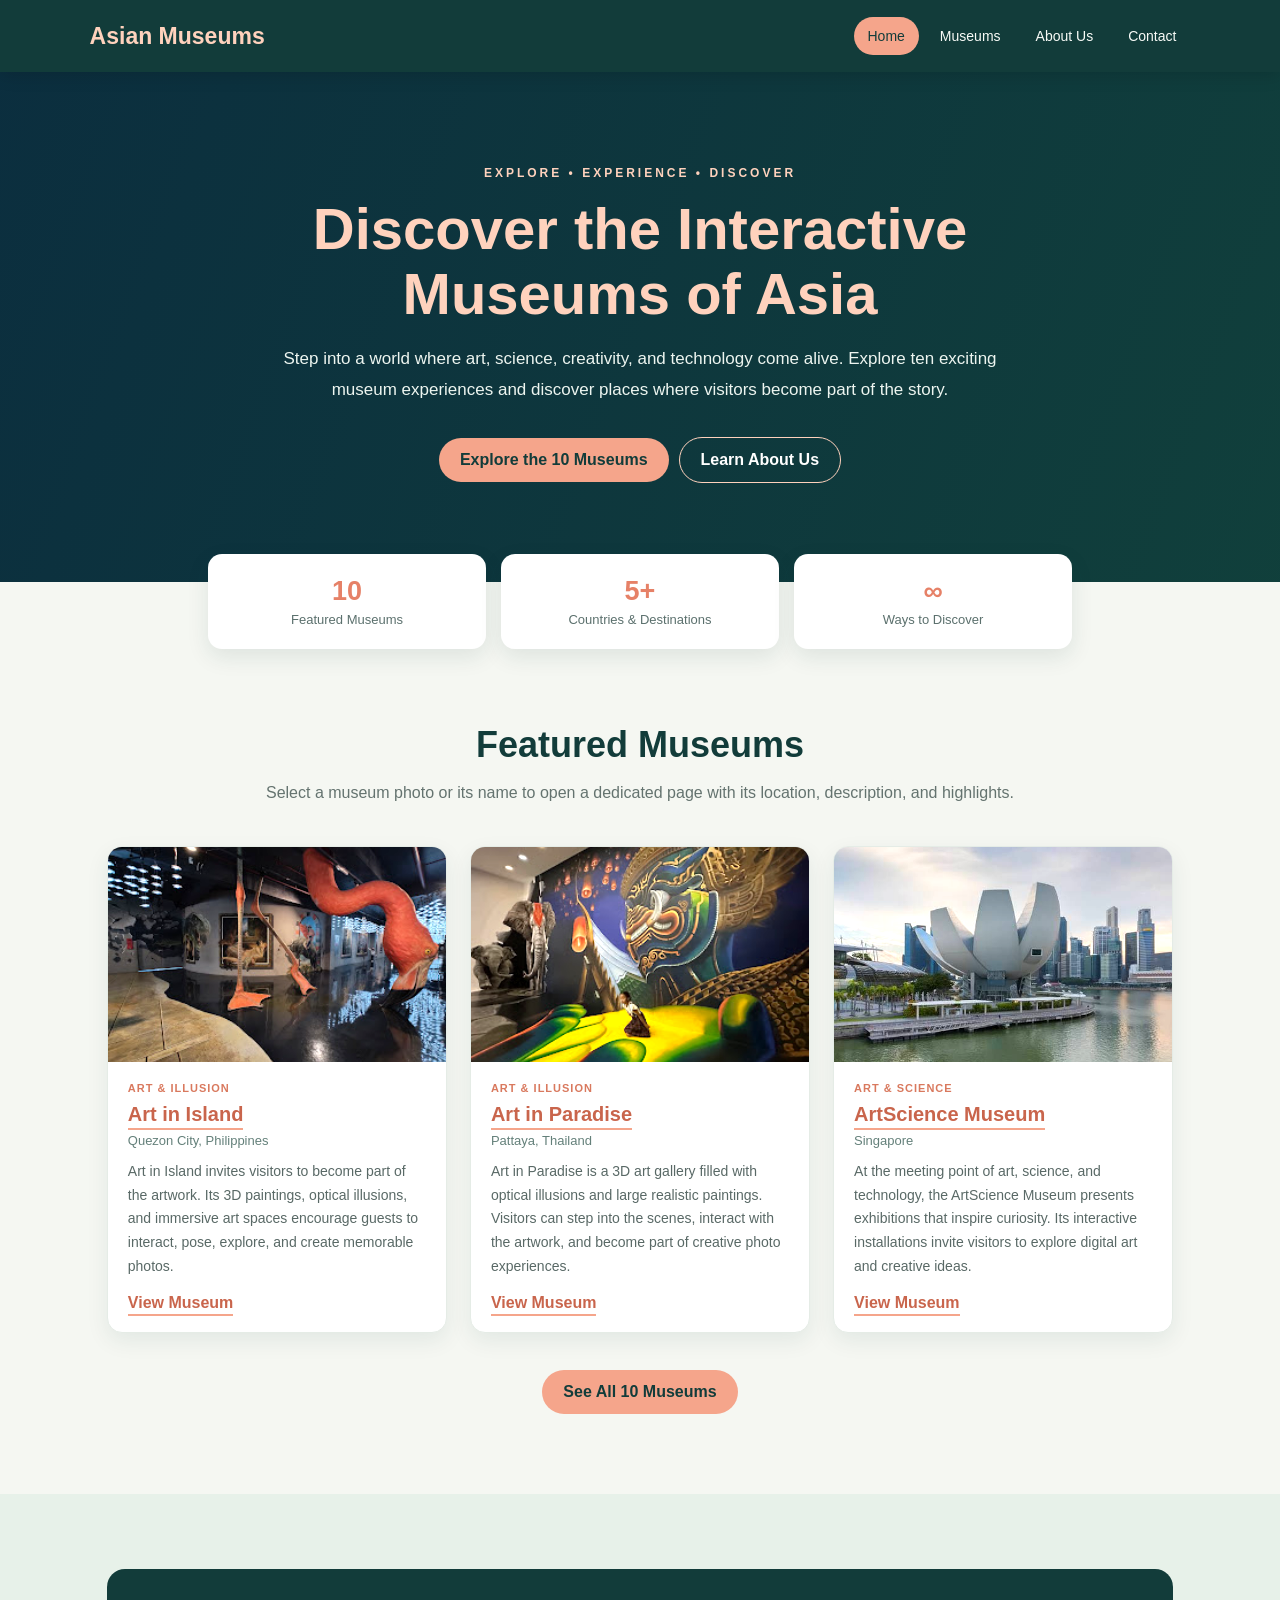
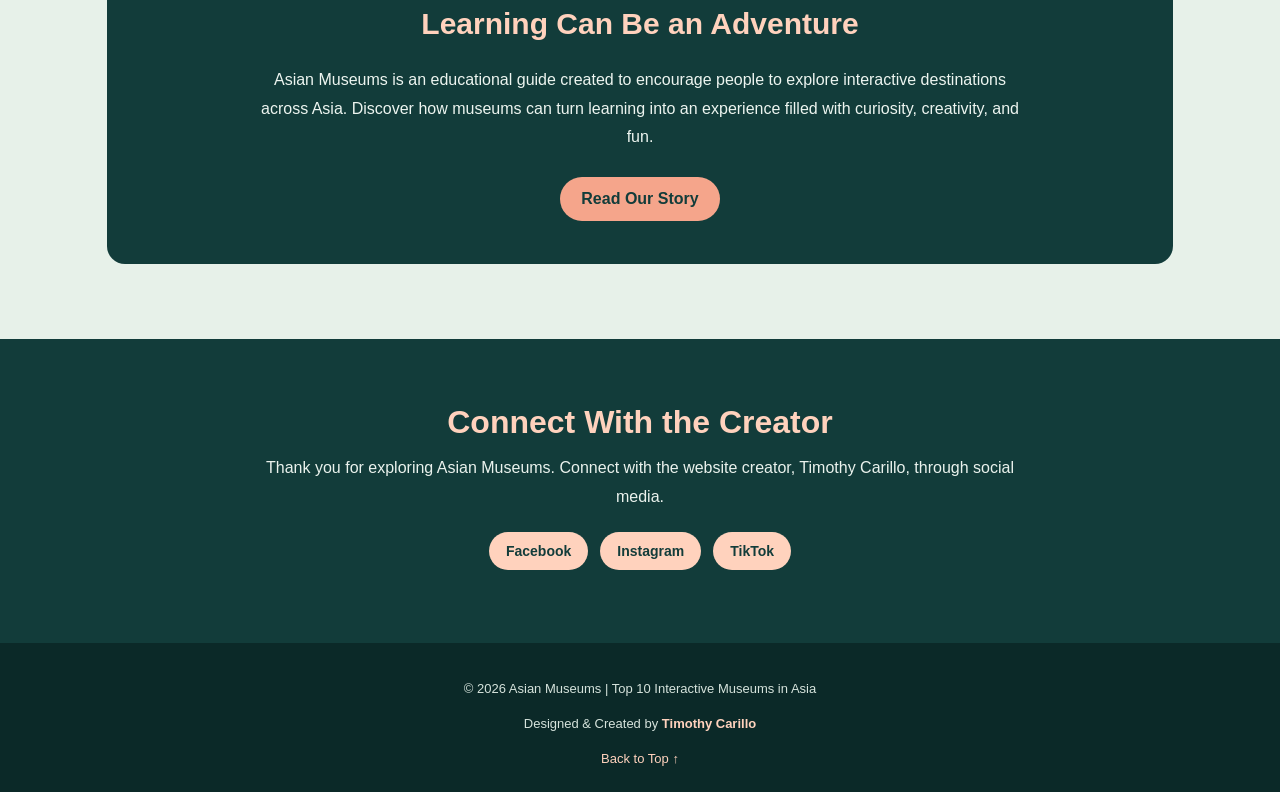
<file: index.html>
<html><head><title>Asian Museums | Home</title><meta name="viewport" content="width=device-width, initial-scale=1.0"><link rel="stylesheet" href="style.css"></head><body><header id="top"><div class="nav-wrap"><a class="logo" href="index.html">Asian Museums</a><nav><a class="active" href="index.html">Home</a><a class="" href="museums.html">Museums</a><a class="" href="about.html">About Us</a><a class="" href="index.html#contact">Contact</a></nav></div></header><section class="hero"><div class="hero-slides" aria-hidden="true"><img src="images/Art%20in%20Island.png" alt=""><img src="images/Art%20in%20Paradise.png" alt=""><img src="images/ArtScience%20Museum.png" alt=""><img src="images/Omniverse%20Museum.png" alt=""><img src="images/Philippine%20Science%20Centrum.png" alt=""><img src="images/Space%20%26%20Time%20Cube.png" alt=""><img src="images/teamLab%20Borderless.png" alt=""><img src="images/teamLab%20Phenomena%20Abu%20Dhabi.png" alt=""><img src="images/teamLab%20Planets%20TOKYO.png" alt=""><img src="images/The%20Mind%20Museum.png" alt=""></div><div class="hero-inner"><div class="eyebrow">Explore • Experience • Discover</div><h1>Discover the Interactive Museums of Asia</h1><p>Step into a world where art, science, creativity, and technology come alive. Explore ten exciting museum experiences and discover places where visitors become part of the story.</p><a class="btn" href="museums.html">Explore the 10 Museums</a><a class="btn btn-outline" href="about.html">Learn About Us</a></div></section><div class="stats"><div class="stat"><strong>10</strong><span>Featured Museums</span></div><div class="stat"><strong>5+</strong><span>Countries &amp; Destinations</span></div><div class="stat"><strong>∞</strong><span>Ways to Discover</span></div></div><section class="section"><div class="container"><h2 class="section-title">Featured Museums</h2><p class="section-intro">Select a museum photo or its name to open a dedicated page with its location, description, and highlights.</p><div class="card-grid"><div class="museum-card"><a href="museum1.html"><img src="images/Art%20in%20Island.png" alt="Art in Island"></a><div class="card-body"><div class="tag">Art & Illusion</div><h3><a class="text-link" href="museum1.html">Art in Island</a></h3><div class="location">Quezon City, Philippines</div><p>Art in Island invites visitors to become part of the artwork. Its 3D paintings, optical illusions, and immersive art spaces encourage guests to interact, pose, explore, and create memorable photos.</p><a class="text-link" href="museum1.html">View Museum</a></div></div><div class="museum-card"><a href="museum2.html"><img src="images/Art%20in%20Paradise.png" alt="Art in Paradise"></a><div class="card-body"><div class="tag">Art & Illusion</div><h3><a class="text-link" href="museum2.html">Art in Paradise</a></h3><div class="location">Pattaya, Thailand</div><p>Art in Paradise is a 3D art gallery filled with optical illusions and large realistic paintings. Visitors can step into the scenes, interact with the artwork, and become part of creative photo experiences.</p><a class="text-link" href="museum2.html">View Museum</a></div></div><div class="museum-card"><a href="museum3.html"><img src="images/ArtScience%20Museum.png" alt="ArtScience Museum"></a><div class="card-body"><div class="tag">Art & Science</div><h3><a class="text-link" href="museum3.html">ArtScience Museum</a></h3><div class="location">Singapore</div><p>At the meeting point of art, science, and technology, the ArtScience Museum presents exhibitions that inspire curiosity. Its interactive installations invite visitors to explore digital art and creative ideas.</p><a class="text-link" href="museum3.html">View Museum</a></div></div></div><div style="text-align:center;margin-top:32px"><a class="btn" href="museums.html">See All 10 Museums</a></div></div></section><section class="section mint"><div class="container"><div class="about-callout"><h2>Learning Can Be an Adventure</h2><p>Asian Museums is an educational guide created to encourage people to explore interactive destinations across Asia. Discover how museums can turn learning into an experience filled with curiosity, creativity, and fun.</p><a class="btn" href="about.html">Read Our Story</a></div></div></section><section class="contact" id="contact"><h2>Connect With the Creator</h2><p>Thank you for exploring Asian Museums. Connect with the website creator, Timothy Carillo, through social media.</p><div class="socials"><a href="https://www.facebook.com/" target="_blank">Facebook</a><a href="https://www.instagram.com/" target="_blank">Instagram</a><a href="https://www.tiktok.com/" target="_blank">TikTok</a></div></section><footer><p>© 2026 Asian Museums | Top 10 Interactive Museums in Asia</p><p>Designed &amp; Created by <strong>Timothy Carillo</strong></p><a href="#top" class="back-top">Back to Top ↑</a></footer></body></html>
</file>
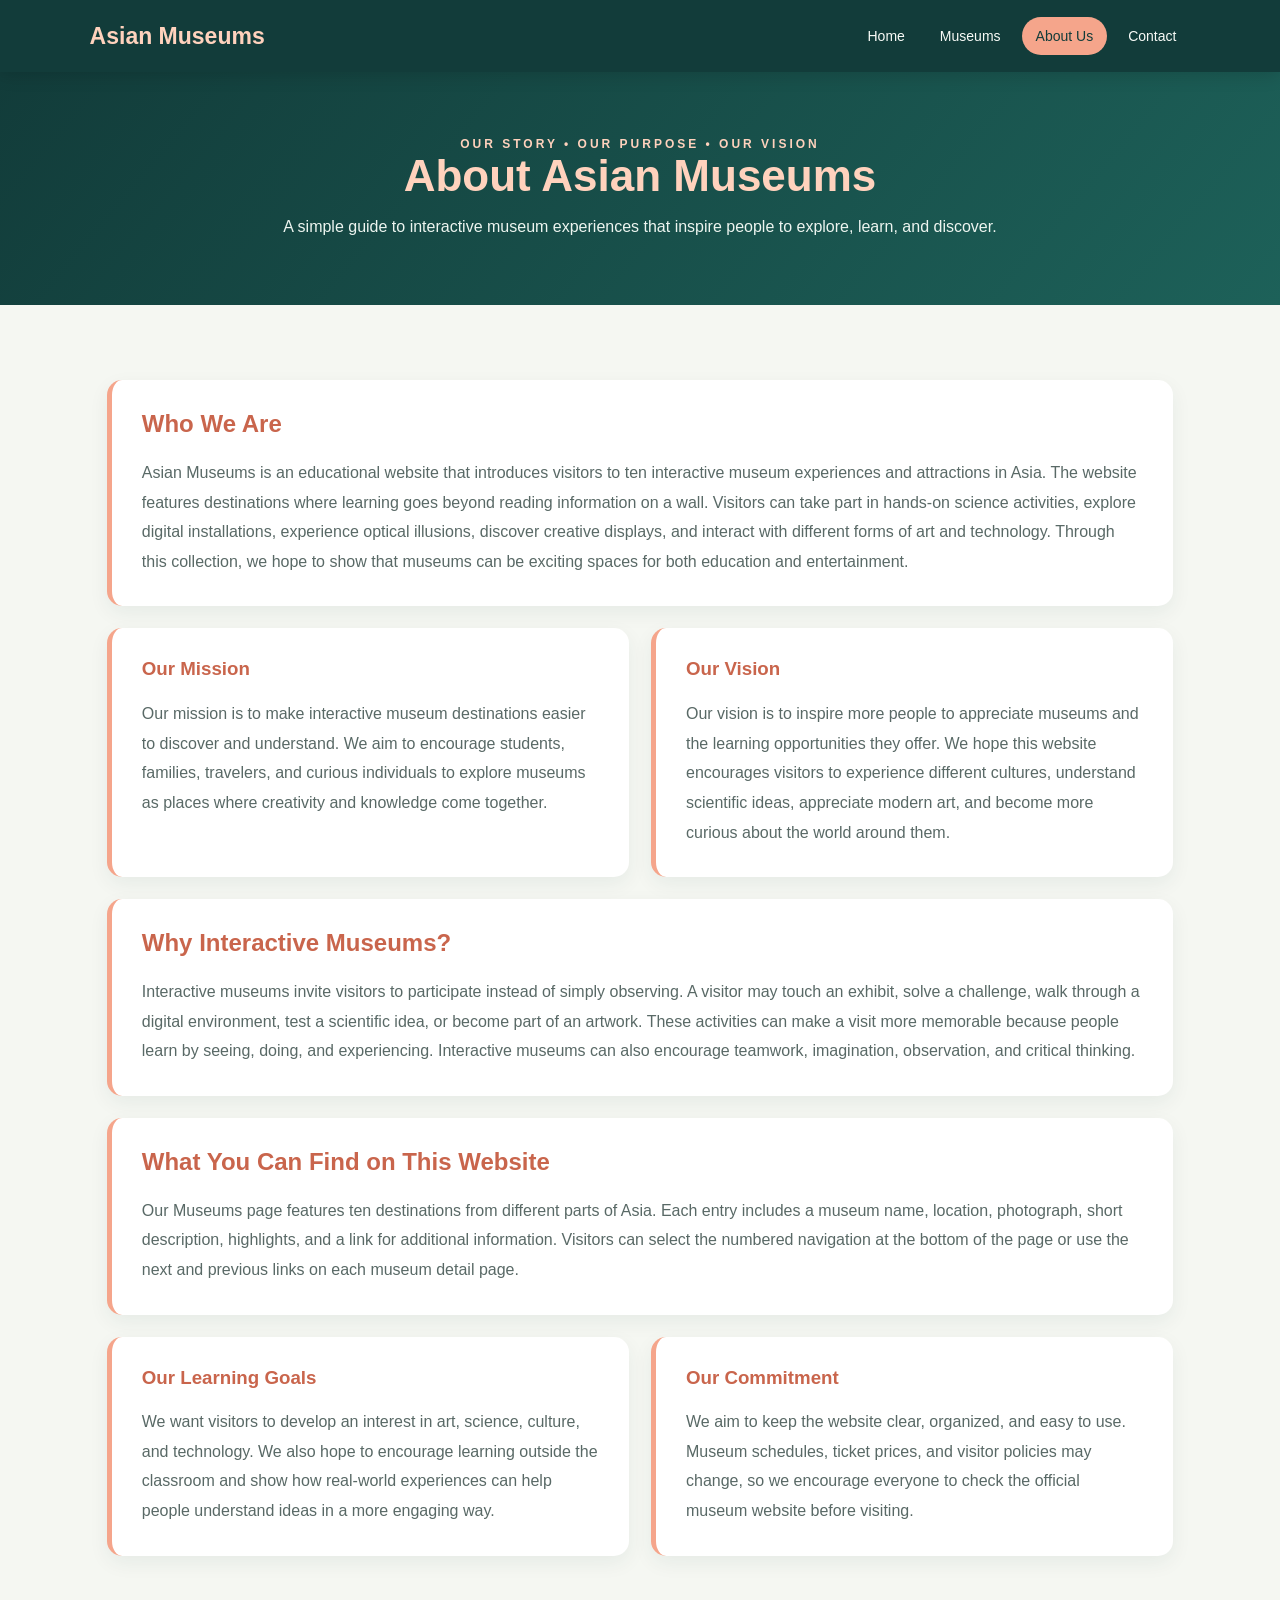
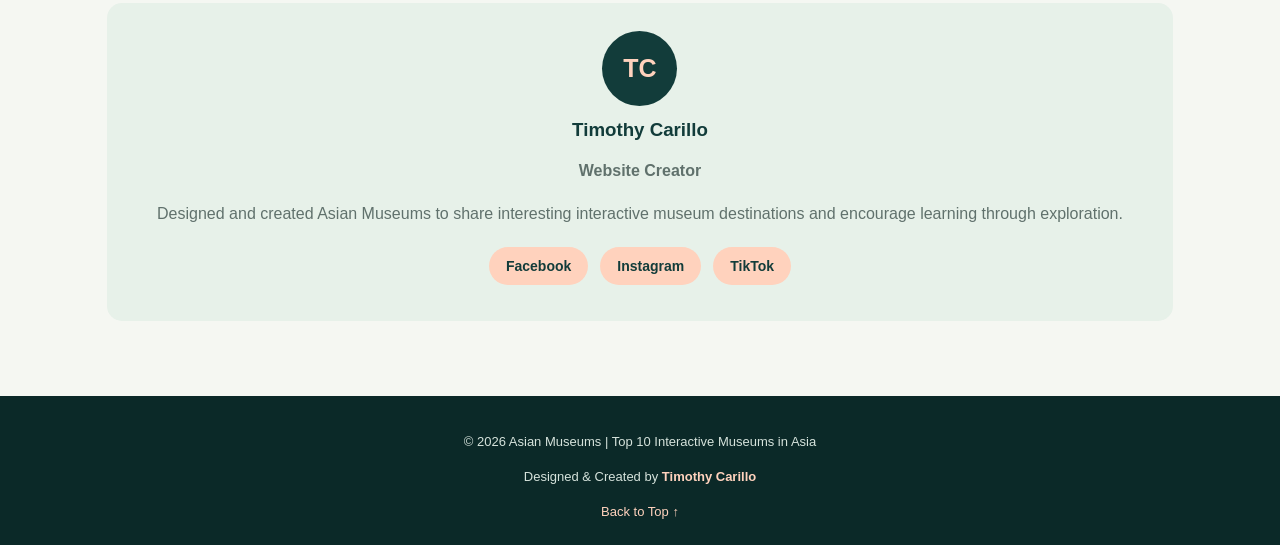
<file: about.html>
<html><head><title>Asian Museums | About Us</title><meta name="viewport" content="width=device-width, initial-scale=1.0"><link rel="stylesheet" href="style.css"></head><body><header id="top"><div class="nav-wrap"><a class="logo" href="index.html">Asian Museums</a><nav><a class="" href="index.html">Home</a><a class="" href="museums.html">Museums</a><a class="active" href="about.html">About Us</a><a class="" href="index.html#contact">Contact</a></nav></div></header><section class="page-hero"><div class="eyebrow">Our Story • Our Purpose • Our Vision</div><h1>About Asian Museums</h1><p>A simple guide to interactive museum experiences that inspire people to explore, learn, and discover.</p></section><section class="section"><div class="container"><div class="about-panel"><h2>Who We Are</h2><p>Asian Museums is an educational website that introduces visitors to ten interactive museum experiences and attractions in Asia. The website features destinations where learning goes beyond reading information on a wall. Visitors can take part in hands-on science activities, explore digital installations, experience optical illusions, discover creative displays, and interact with different forms of art and technology. Through this collection, we hope to show that museums can be exciting spaces for both education and entertainment.</p></div><div class="about-two"><div class="about-panel"><h3>Our Mission</h3><p>Our mission is to make interactive museum destinations easier to discover and understand. We aim to encourage students, families, travelers, and curious individuals to explore museums as places where creativity and knowledge come together.</p></div><div class="about-panel"><h3>Our Vision</h3><p>Our vision is to inspire more people to appreciate museums and the learning opportunities they offer. We hope this website encourages visitors to experience different cultures, understand scientific ideas, appreciate modern art, and become more curious about the world around them.</p></div></div><div class="about-panel"><h2>Why Interactive Museums?</h2><p>Interactive museums invite visitors to participate instead of simply observing. A visitor may touch an exhibit, solve a challenge, walk through a digital environment, test a scientific idea, or become part of an artwork. These activities can make a visit more memorable because people learn by seeing, doing, and experiencing. Interactive museums can also encourage teamwork, imagination, observation, and critical thinking.</p></div><div class="about-panel"><h2>What You Can Find on This Website</h2><p>Our Museums page features ten destinations from different parts of Asia. Each entry includes a museum name, location, photograph, short description, highlights, and a link for additional information. Visitors can select the numbered navigation at the bottom of the page or use the next and previous links on each museum detail page.</p></div><div class="about-two"><div class="about-panel"><h3>Our Learning Goals</h3><p>We want visitors to develop an interest in art, science, culture, and technology. We also hope to encourage learning outside the classroom and show how real-world experiences can help people understand ideas in a more engaging way.</p></div><div class="about-panel"><h3>Our Commitment</h3><p>We aim to keep the website clear, organized, and easy to use. Museum schedules, ticket prices, and visitor policies may change, so we encourage everyone to check the official museum website before visiting.</p></div></div><div class="creator"><div class="initial">TC</div><h3>Timothy Carillo</h3><p><strong>Website Creator</strong></p><p>Designed and created Asian Museums to share interesting interactive museum destinations and encourage learning through exploration.</p><div class="socials"><a href="https://www.facebook.com/" target="_blank">Facebook</a><a href="https://www.instagram.com/" target="_blank">Instagram</a><a href="https://www.tiktok.com/" target="_blank">TikTok</a></div></div></div></section><footer><p>© 2026 Asian Museums | Top 10 Interactive Museums in Asia</p><p>Designed &amp; Created by <strong>Timothy Carillo</strong></p><a href="#top" class="back-top">Back to Top ↑</a></footer></body></html>
</file>
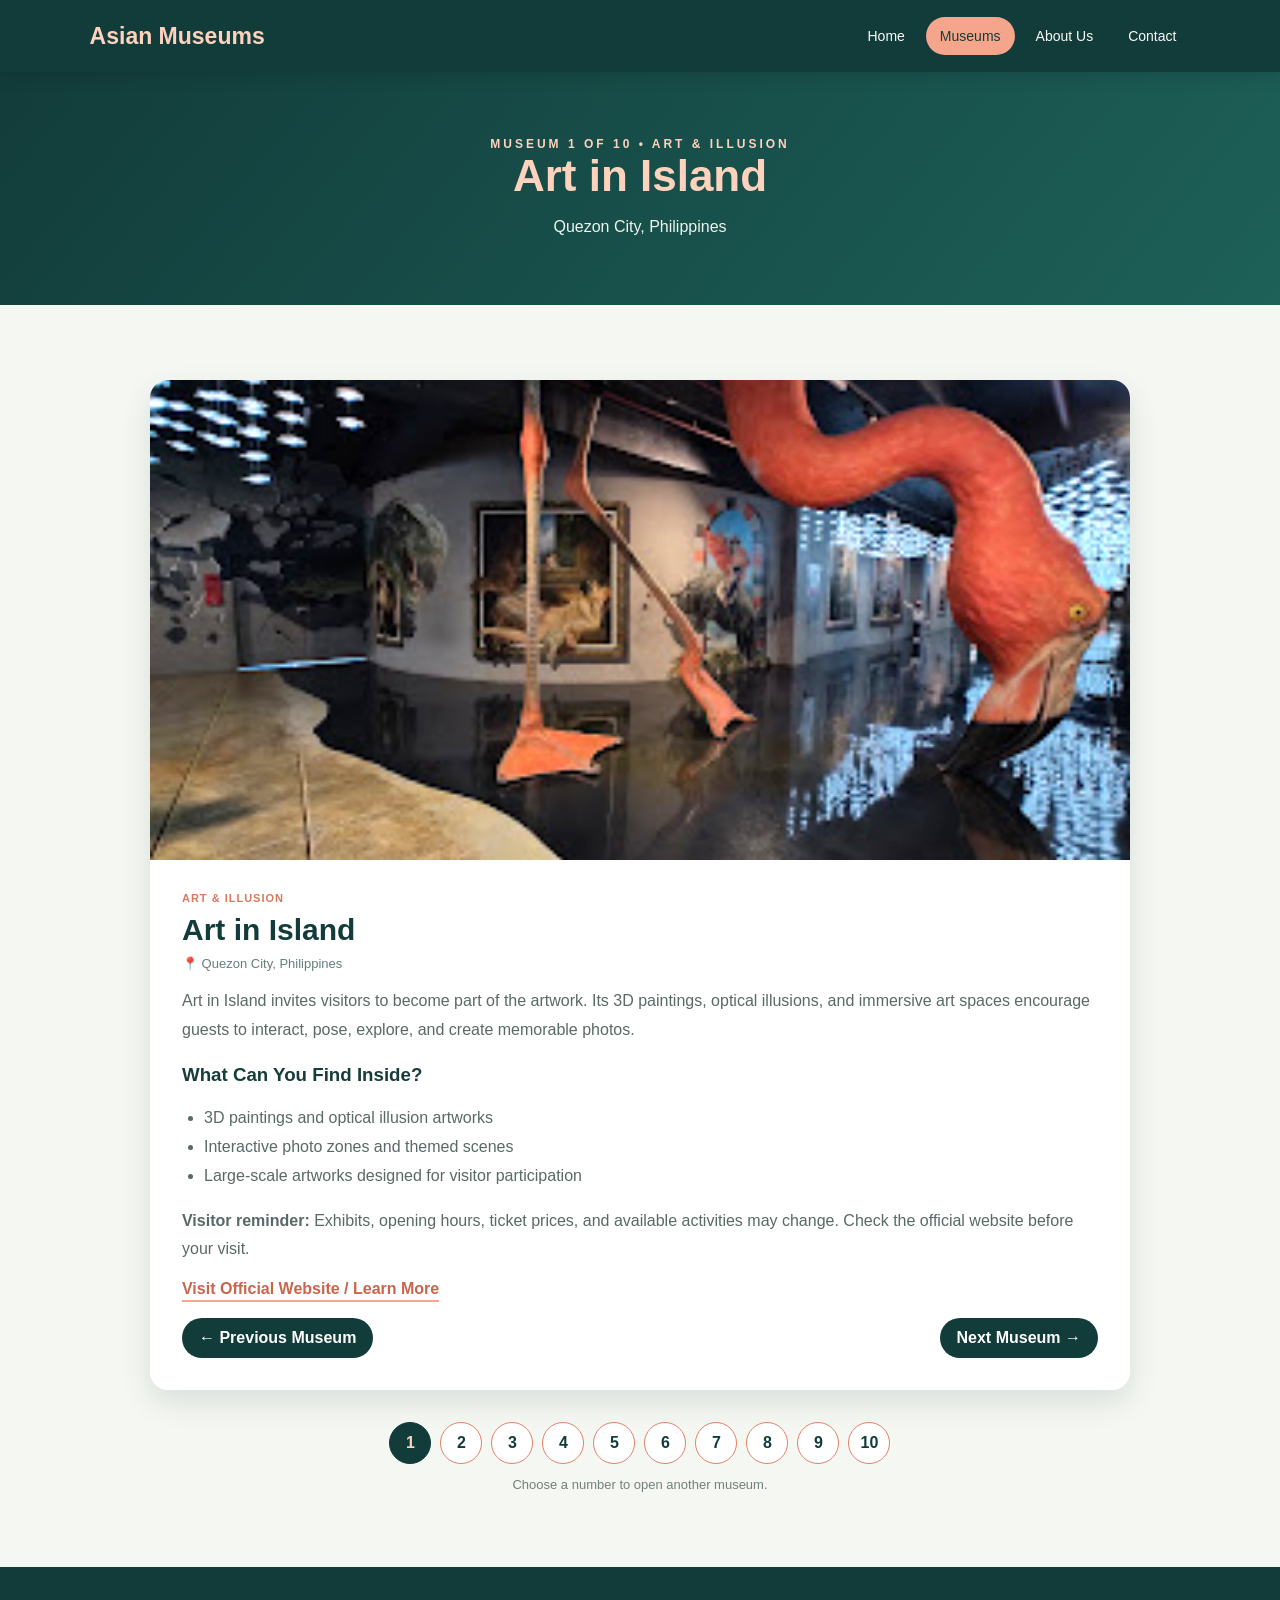
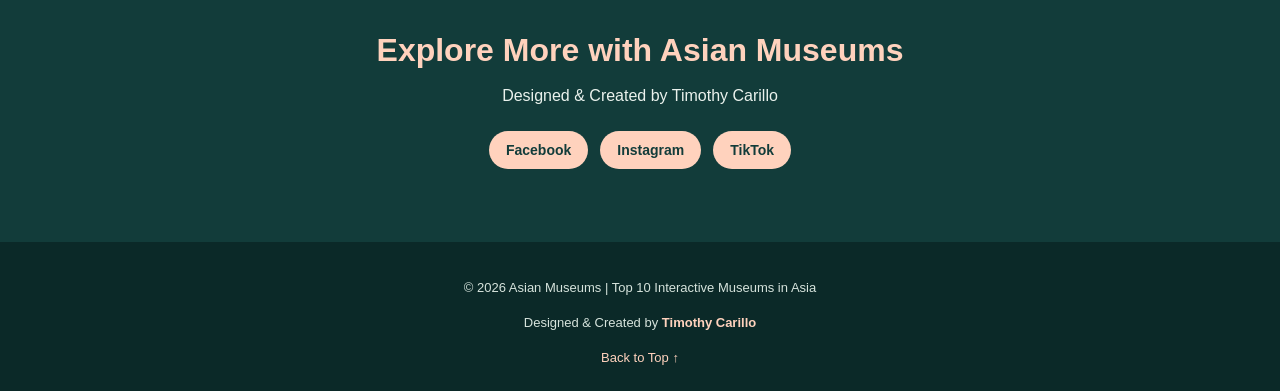
<file: museum1.html>
<html><head><title>Art in Island | Asian Museums</title><meta name="viewport" content="width=device-width, initial-scale=1.0"><link rel="stylesheet" href="style.css"></head><body><header id="top"><div class="nav-wrap"><a class="logo" href="index.html">Asian Museums</a><nav><a class="" href="index.html">Home</a><a class="active" href="museums.html">Museums</a><a class="" href="about.html">About Us</a><a class="" href="index.html#contact">Contact</a></nav></div></header><section class="page-hero"><div class="eyebrow">Museum 1 of 10 • Art & Illusion</div><h1>Art in Island</h1><p>Quezon City, Philippines</p></section><section class="section"><div class="container"><div class="detail-view"><img src="images/Art%20in%20Island.png" alt="Art in Island"><div class="detail-body"><div class="tag">Art & Illusion</div><h2>Art in Island</h2><div class="location">📍 Quezon City, Philippines</div><p>Art in Island invites visitors to become part of the artwork. Its 3D paintings, optical illusions, and immersive art spaces encourage guests to interact, pose, explore, and create memorable photos.</p><h3>What Can You Find Inside?</h3><ul><li>3D paintings and optical illusion artworks</li><li>Interactive photo zones and themed scenes</li><li>Large-scale artworks designed for visitor participation</li></ul><p><strong>Visitor reminder:</strong> Exhibits, opening hours, ticket prices, and available activities may change. Check the official website before your visit.</p><a class="text-link" href="https://qcpl.quezoncity.gov.ph/article/p0dpurpscoqaz4agdffagnq5" target="_blank">Visit Official Website / Learn More</a><div class="photo-arrows"><a href="museum10.html">← Previous Museum</a><a href="museum2.html">Next Museum →</a></div></div></div><div class="numbering"><a class="active" href="museum1.html">1</a><a class="" href="museum2.html">2</a><a class="" href="museum3.html">3</a><a class="" href="museum4.html">4</a><a class="" href="museum5.html">5</a><a class="" href="museum6.html">6</a><a class="" href="museum7.html">7</a><a class="" href="museum8.html">8</a><a class="" href="museum9.html">9</a><a class="" href="museum10.html">10</a></div><div class="number-help">Choose a number to open another museum.</div></div></section><section class="contact"><h2>Explore More with Asian Museums</h2><p>Designed &amp; Created by Timothy Carillo</p><div class="socials"><a href="https://www.facebook.com/" target="_blank">Facebook</a><a href="https://www.instagram.com/" target="_blank">Instagram</a><a href="https://www.tiktok.com/" target="_blank">TikTok</a></div></section><footer><p>© 2026 Asian Museums | Top 10 Interactive Museums in Asia</p><p>Designed &amp; Created by <strong>Timothy Carillo</strong></p><a href="#top" class="back-top">Back to Top ↑</a></footer></body></html>
</file>
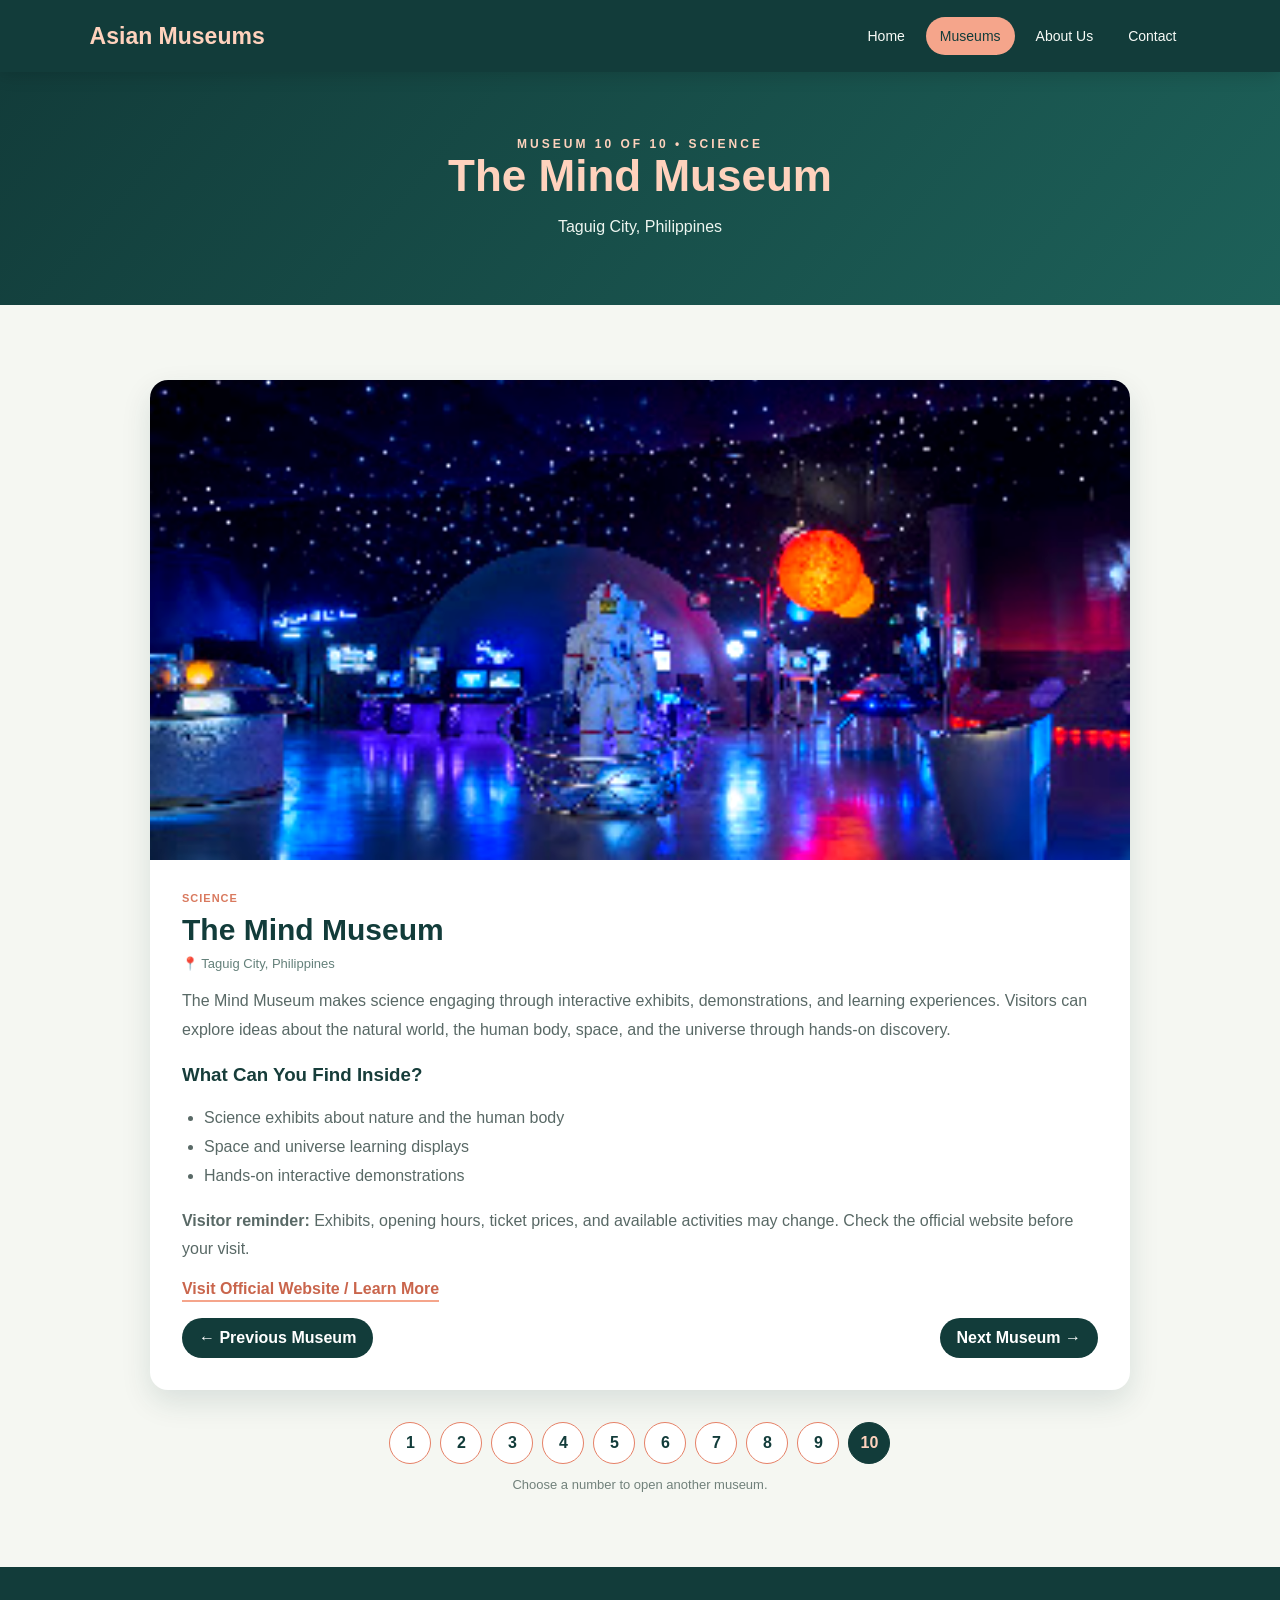
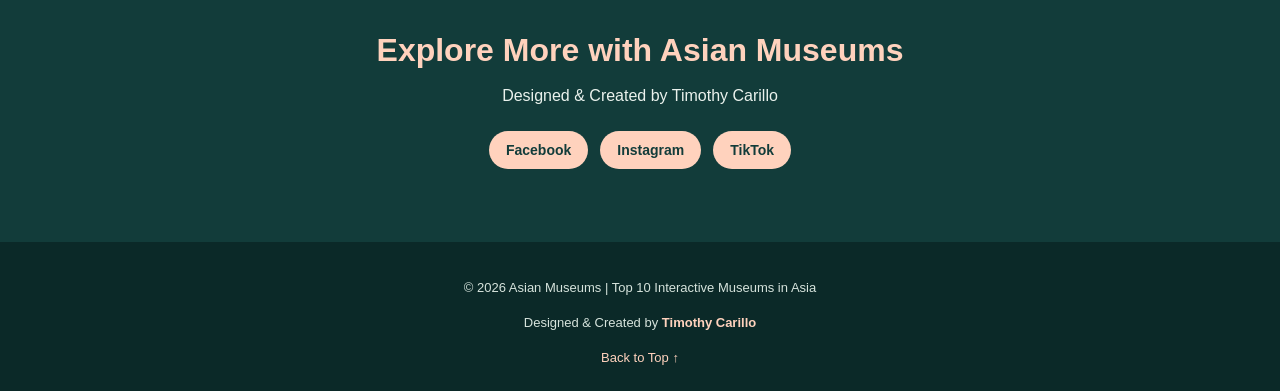
<file: museum10.html>
<html><head><title>The Mind Museum | Asian Museums</title><meta name="viewport" content="width=device-width, initial-scale=1.0"><link rel="stylesheet" href="style.css"></head><body><header id="top"><div class="nav-wrap"><a class="logo" href="index.html">Asian Museums</a><nav><a class="" href="index.html">Home</a><a class="active" href="museums.html">Museums</a><a class="" href="about.html">About Us</a><a class="" href="index.html#contact">Contact</a></nav></div></header><section class="page-hero"><div class="eyebrow">Museum 10 of 10 • Science</div><h1>The Mind Museum</h1><p>Taguig City, Philippines</p></section><section class="section"><div class="container"><div class="detail-view"><img src="images/The%20Mind%20Museum.png" alt="The Mind Museum"><div class="detail-body"><div class="tag">Science</div><h2>The Mind Museum</h2><div class="location">📍 Taguig City, Philippines</div><p>The Mind Museum makes science engaging through interactive exhibits, demonstrations, and learning experiences. Visitors can explore ideas about the natural world, the human body, space, and the universe through hands-on discovery.</p><h3>What Can You Find Inside?</h3><ul><li>Science exhibits about nature and the human body</li><li>Space and universe learning displays</li><li>Hands-on interactive demonstrations</li></ul><p><strong>Visitor reminder:</strong> Exhibits, opening hours, ticket prices, and available activities may change. Check the official website before your visit.</p><a class="text-link" href="https://www.themindmuseum.org/" target="_blank">Visit Official Website / Learn More</a><div class="photo-arrows"><a href="museum9.html">← Previous Museum</a><a href="museum1.html">Next Museum →</a></div></div></div><div class="numbering"><a class="" href="museum1.html">1</a><a class="" href="museum2.html">2</a><a class="" href="museum3.html">3</a><a class="" href="museum4.html">4</a><a class="" href="museum5.html">5</a><a class="" href="museum6.html">6</a><a class="" href="museum7.html">7</a><a class="" href="museum8.html">8</a><a class="" href="museum9.html">9</a><a class="active" href="museum10.html">10</a></div><div class="number-help">Choose a number to open another museum.</div></div></section><section class="contact"><h2>Explore More with Asian Museums</h2><p>Designed &amp; Created by Timothy Carillo</p><div class="socials"><a href="https://www.facebook.com/" target="_blank">Facebook</a><a href="https://www.instagram.com/" target="_blank">Instagram</a><a href="https://www.tiktok.com/" target="_blank">TikTok</a></div></section><footer><p>© 2026 Asian Museums | Top 10 Interactive Museums in Asia</p><p>Designed &amp; Created by <strong>Timothy Carillo</strong></p><a href="#top" class="back-top">Back to Top ↑</a></footer></body></html>
</file>
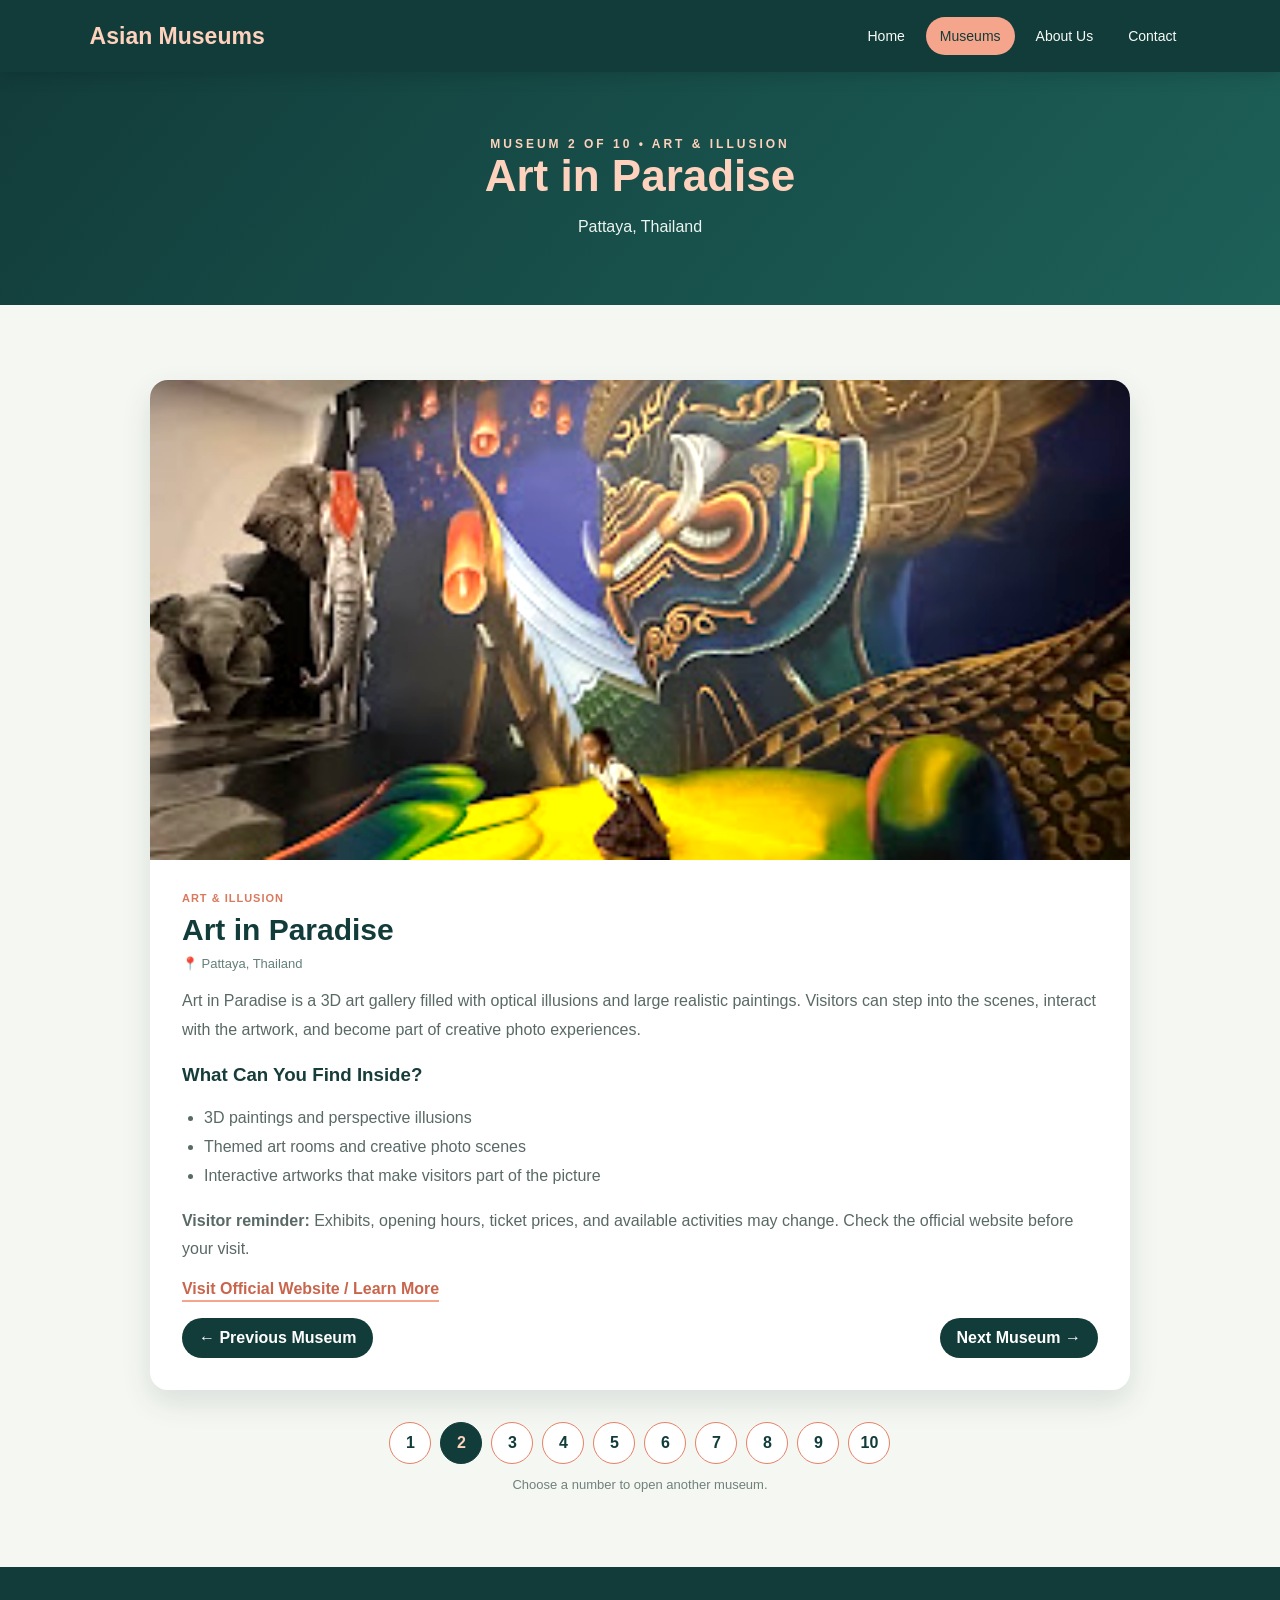
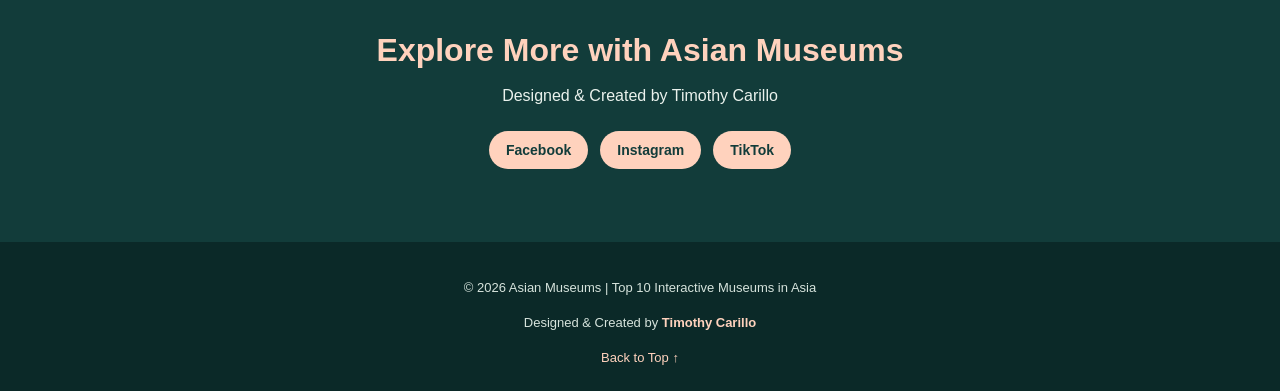
<file: museum2.html>
<html><head><title>Art in Paradise | Asian Museums</title><meta name="viewport" content="width=device-width, initial-scale=1.0"><link rel="stylesheet" href="style.css"></head><body><header id="top"><div class="nav-wrap"><a class="logo" href="index.html">Asian Museums</a><nav><a class="" href="index.html">Home</a><a class="active" href="museums.html">Museums</a><a class="" href="about.html">About Us</a><a class="" href="index.html#contact">Contact</a></nav></div></header><section class="page-hero"><div class="eyebrow">Museum 2 of 10 • Art & Illusion</div><h1>Art in Paradise</h1><p>Pattaya, Thailand</p></section><section class="section"><div class="container"><div class="detail-view"><img src="images/Art%20in%20Paradise.png" alt="Art in Paradise"><div class="detail-body"><div class="tag">Art & Illusion</div><h2>Art in Paradise</h2><div class="location">📍 Pattaya, Thailand</div><p>Art in Paradise is a 3D art gallery filled with optical illusions and large realistic paintings. Visitors can step into the scenes, interact with the artwork, and become part of creative photo experiences.</p><h3>What Can You Find Inside?</h3><ul><li>3D paintings and perspective illusions</li><li>Themed art rooms and creative photo scenes</li><li>Interactive artworks that make visitors part of the picture</li></ul><p><strong>Visitor reminder:</strong> Exhibits, opening hours, ticket prices, and available activities may change. Check the official website before your visit.</p><a class="text-link" href="https://www.tourismthailand.org/Attraction/art-in-paradise-2" target="_blank">Visit Official Website / Learn More</a><div class="photo-arrows"><a href="museum1.html">← Previous Museum</a><a href="museum3.html">Next Museum →</a></div></div></div><div class="numbering"><a class="" href="museum1.html">1</a><a class="active" href="museum2.html">2</a><a class="" href="museum3.html">3</a><a class="" href="museum4.html">4</a><a class="" href="museum5.html">5</a><a class="" href="museum6.html">6</a><a class="" href="museum7.html">7</a><a class="" href="museum8.html">8</a><a class="" href="museum9.html">9</a><a class="" href="museum10.html">10</a></div><div class="number-help">Choose a number to open another museum.</div></div></section><section class="contact"><h2>Explore More with Asian Museums</h2><p>Designed &amp; Created by Timothy Carillo</p><div class="socials"><a href="https://www.facebook.com/" target="_blank">Facebook</a><a href="https://www.instagram.com/" target="_blank">Instagram</a><a href="https://www.tiktok.com/" target="_blank">TikTok</a></div></section><footer><p>© 2026 Asian Museums | Top 10 Interactive Museums in Asia</p><p>Designed &amp; Created by <strong>Timothy Carillo</strong></p><a href="#top" class="back-top">Back to Top ↑</a></footer></body></html>
</file>
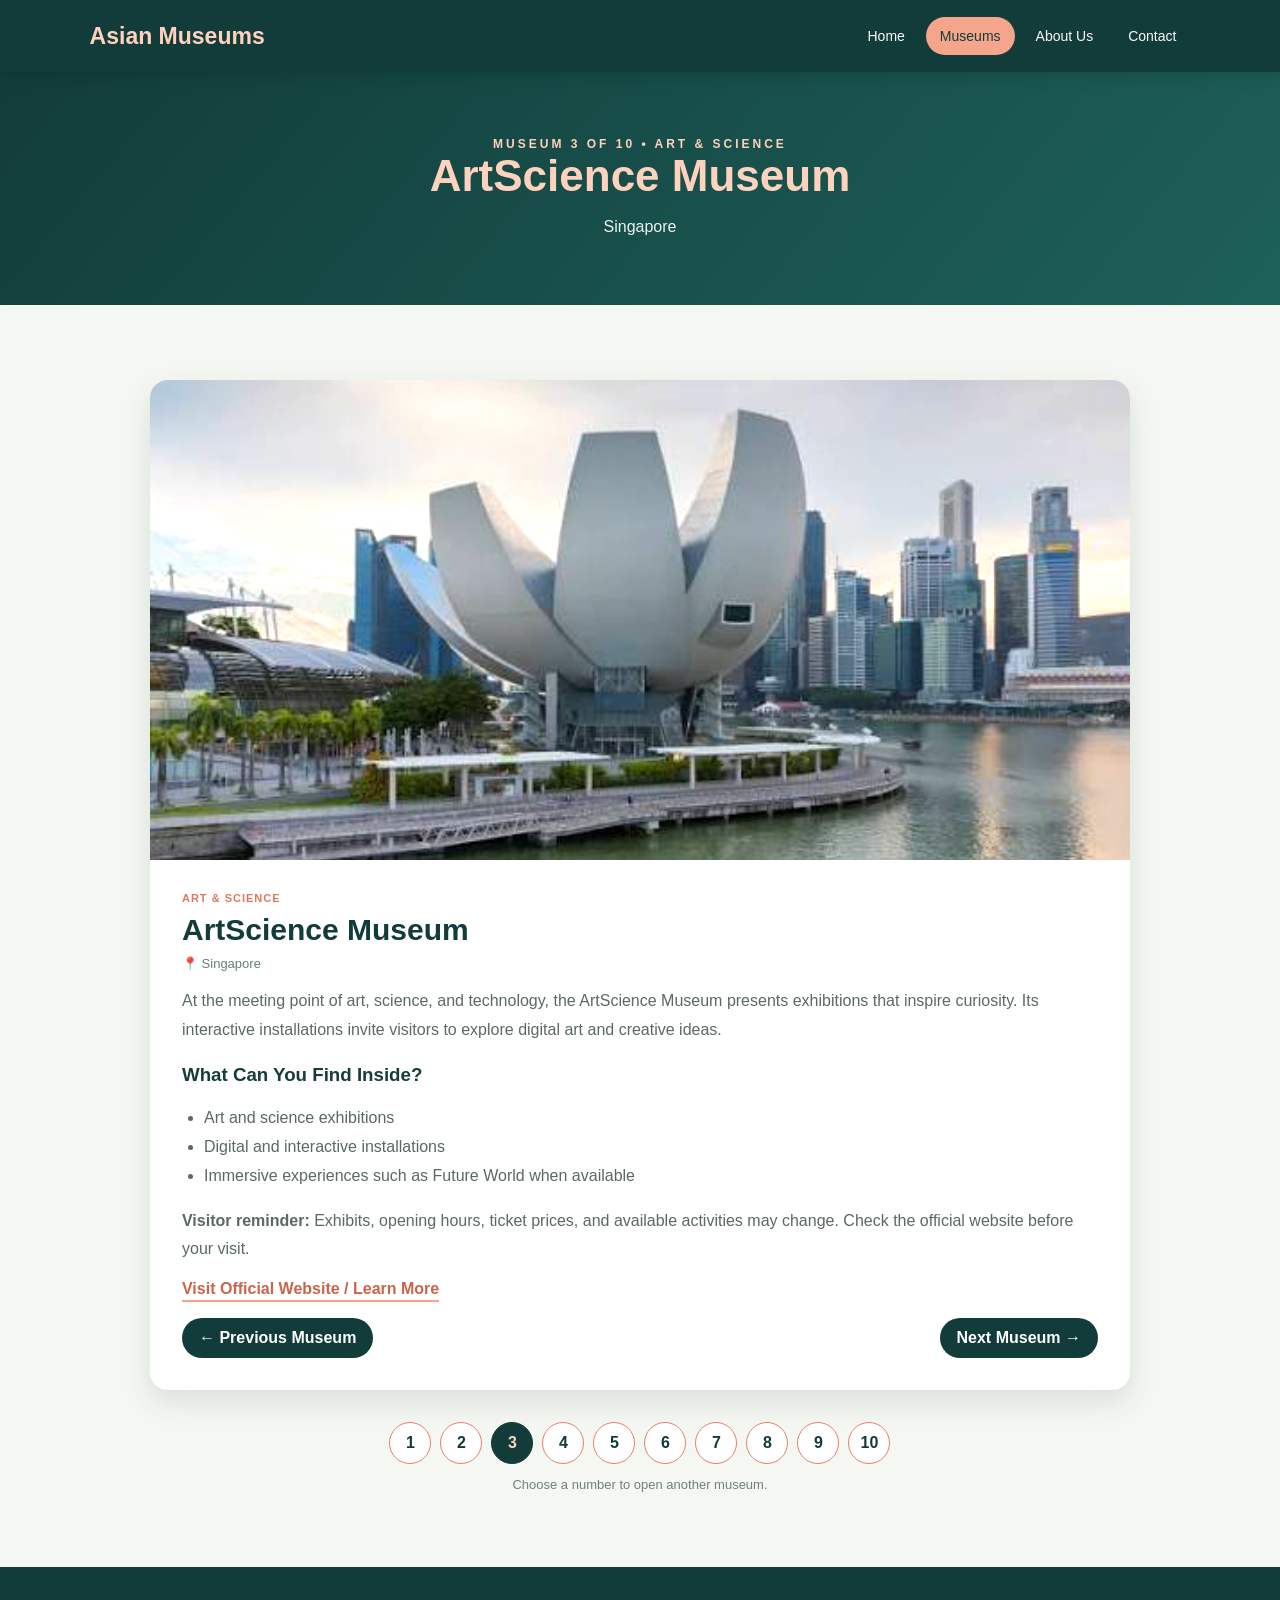
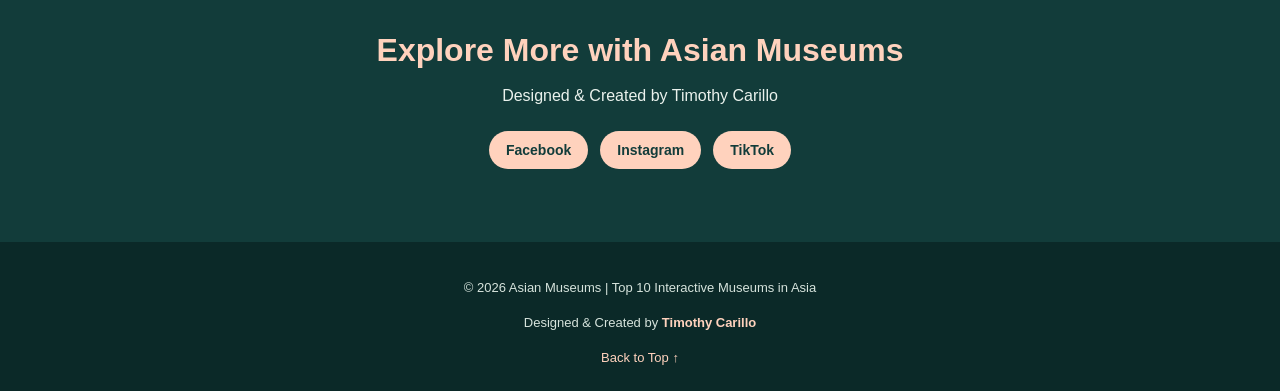
<file: museum3.html>
<html><head><title>ArtScience Museum | Asian Museums</title><meta name="viewport" content="width=device-width, initial-scale=1.0"><link rel="stylesheet" href="style.css"></head><body><header id="top"><div class="nav-wrap"><a class="logo" href="index.html">Asian Museums</a><nav><a class="" href="index.html">Home</a><a class="active" href="museums.html">Museums</a><a class="" href="about.html">About Us</a><a class="" href="index.html#contact">Contact</a></nav></div></header><section class="page-hero"><div class="eyebrow">Museum 3 of 10 • Art & Science</div><h1>ArtScience Museum</h1><p>Singapore</p></section><section class="section"><div class="container"><div class="detail-view"><img src="images/ArtScience%20Museum.png" alt="ArtScience Museum"><div class="detail-body"><div class="tag">Art & Science</div><h2>ArtScience Museum</h2><div class="location">📍 Singapore</div><p>At the meeting point of art, science, and technology, the ArtScience Museum presents exhibitions that inspire curiosity. Its interactive installations invite visitors to explore digital art and creative ideas.</p><h3>What Can You Find Inside?</h3><ul><li>Art and science exhibitions</li><li>Digital and interactive installations</li><li>Immersive experiences such as Future World when available</li></ul><p><strong>Visitor reminder:</strong> Exhibits, opening hours, ticket prices, and available activities may change. Check the official website before your visit.</p><a class="text-link" href="https://www.marinabaysands.com/museum.html" target="_blank">Visit Official Website / Learn More</a><div class="photo-arrows"><a href="museum2.html">← Previous Museum</a><a href="museum4.html">Next Museum →</a></div></div></div><div class="numbering"><a class="" href="museum1.html">1</a><a class="" href="museum2.html">2</a><a class="active" href="museum3.html">3</a><a class="" href="museum4.html">4</a><a class="" href="museum5.html">5</a><a class="" href="museum6.html">6</a><a class="" href="museum7.html">7</a><a class="" href="museum8.html">8</a><a class="" href="museum9.html">9</a><a class="" href="museum10.html">10</a></div><div class="number-help">Choose a number to open another museum.</div></div></section><section class="contact"><h2>Explore More with Asian Museums</h2><p>Designed &amp; Created by Timothy Carillo</p><div class="socials"><a href="https://www.facebook.com/" target="_blank">Facebook</a><a href="https://www.instagram.com/" target="_blank">Instagram</a><a href="https://www.tiktok.com/" target="_blank">TikTok</a></div></section><footer><p>© 2026 Asian Museums | Top 10 Interactive Museums in Asia</p><p>Designed &amp; Created by <strong>Timothy Carillo</strong></p><a href="#top" class="back-top">Back to Top ↑</a></footer></body></html>
</file>
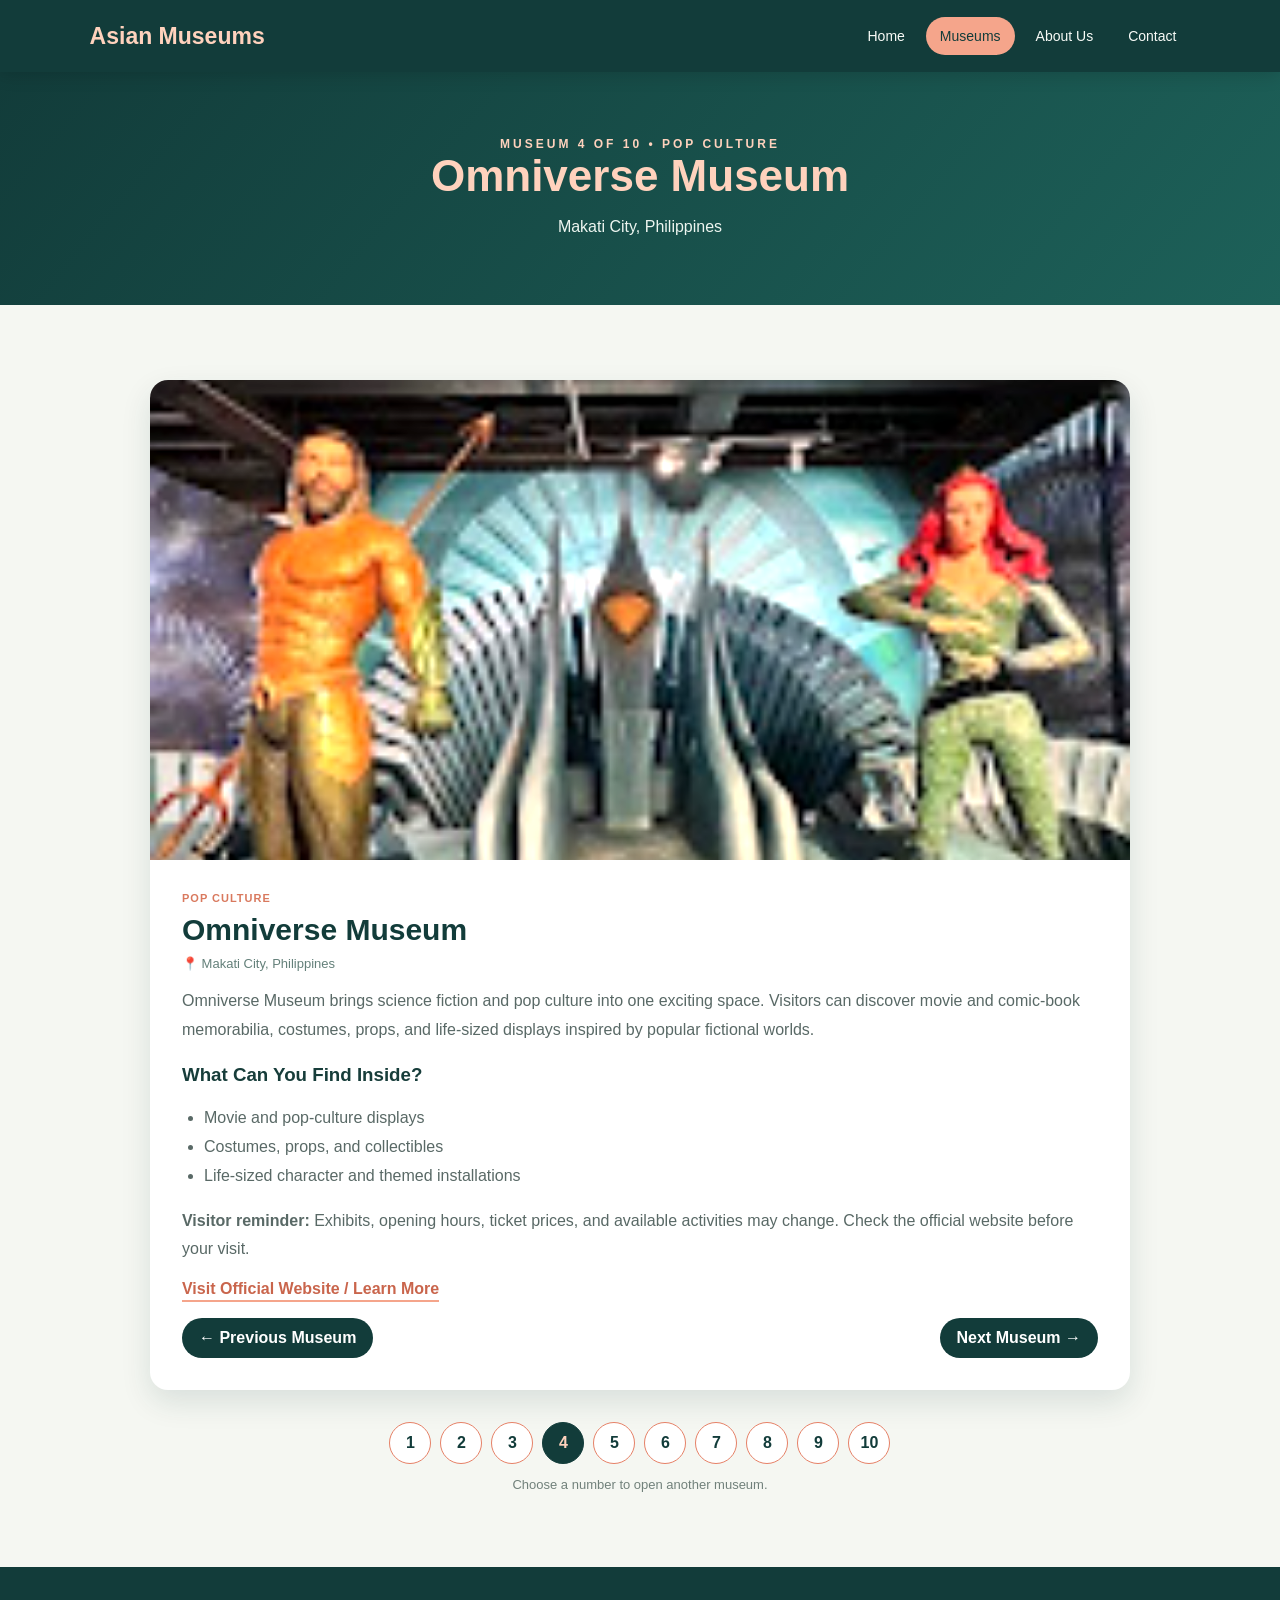
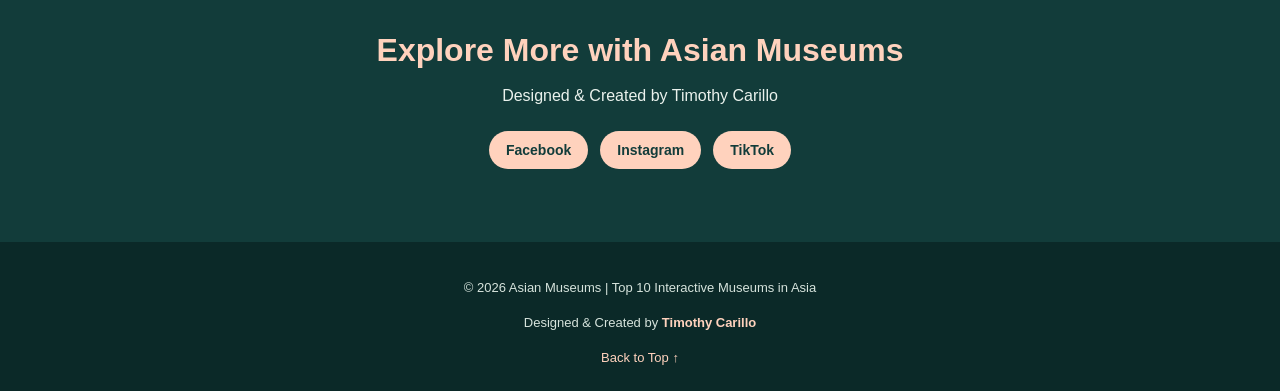
<file: museum4.html>
<html><head><title>Omniverse Museum | Asian Museums</title><meta name="viewport" content="width=device-width, initial-scale=1.0"><link rel="stylesheet" href="style.css"></head><body><header id="top"><div class="nav-wrap"><a class="logo" href="index.html">Asian Museums</a><nav><a class="" href="index.html">Home</a><a class="active" href="museums.html">Museums</a><a class="" href="about.html">About Us</a><a class="" href="index.html#contact">Contact</a></nav></div></header><section class="page-hero"><div class="eyebrow">Museum 4 of 10 • Pop Culture</div><h1>Omniverse Museum</h1><p>Makati City, Philippines</p></section><section class="section"><div class="container"><div class="detail-view"><img src="images/Omniverse%20Museum.png" alt="Omniverse Museum"><div class="detail-body"><div class="tag">Pop Culture</div><h2>Omniverse Museum</h2><div class="location">📍 Makati City, Philippines</div><p>Omniverse Museum brings science fiction and pop culture into one exciting space. Visitors can discover movie and comic-book memorabilia, costumes, props, and life-sized displays inspired by popular fictional worlds.</p><h3>What Can You Find Inside?</h3><ul><li>Movie and pop-culture displays</li><li>Costumes, props, and collectibles</li><li>Life-sized character and themed installations</li></ul><p><strong>Visitor reminder:</strong> Exhibits, opening hours, ticket prices, and available activities may change. Check the official website before your visit.</p><a class="text-link" href="https://new.amusements.global/omniversemuseum/" target="_blank">Visit Official Website / Learn More</a><div class="photo-arrows"><a href="museum3.html">← Previous Museum</a><a href="museum5.html">Next Museum →</a></div></div></div><div class="numbering"><a class="" href="museum1.html">1</a><a class="" href="museum2.html">2</a><a class="" href="museum3.html">3</a><a class="active" href="museum4.html">4</a><a class="" href="museum5.html">5</a><a class="" href="museum6.html">6</a><a class="" href="museum7.html">7</a><a class="" href="museum8.html">8</a><a class="" href="museum9.html">9</a><a class="" href="museum10.html">10</a></div><div class="number-help">Choose a number to open another museum.</div></div></section><section class="contact"><h2>Explore More with Asian Museums</h2><p>Designed &amp; Created by Timothy Carillo</p><div class="socials"><a href="https://www.facebook.com/" target="_blank">Facebook</a><a href="https://www.instagram.com/" target="_blank">Instagram</a><a href="https://www.tiktok.com/" target="_blank">TikTok</a></div></section><footer><p>© 2026 Asian Museums | Top 10 Interactive Museums in Asia</p><p>Designed &amp; Created by <strong>Timothy Carillo</strong></p><a href="#top" class="back-top">Back to Top ↑</a></footer></body></html>
</file>
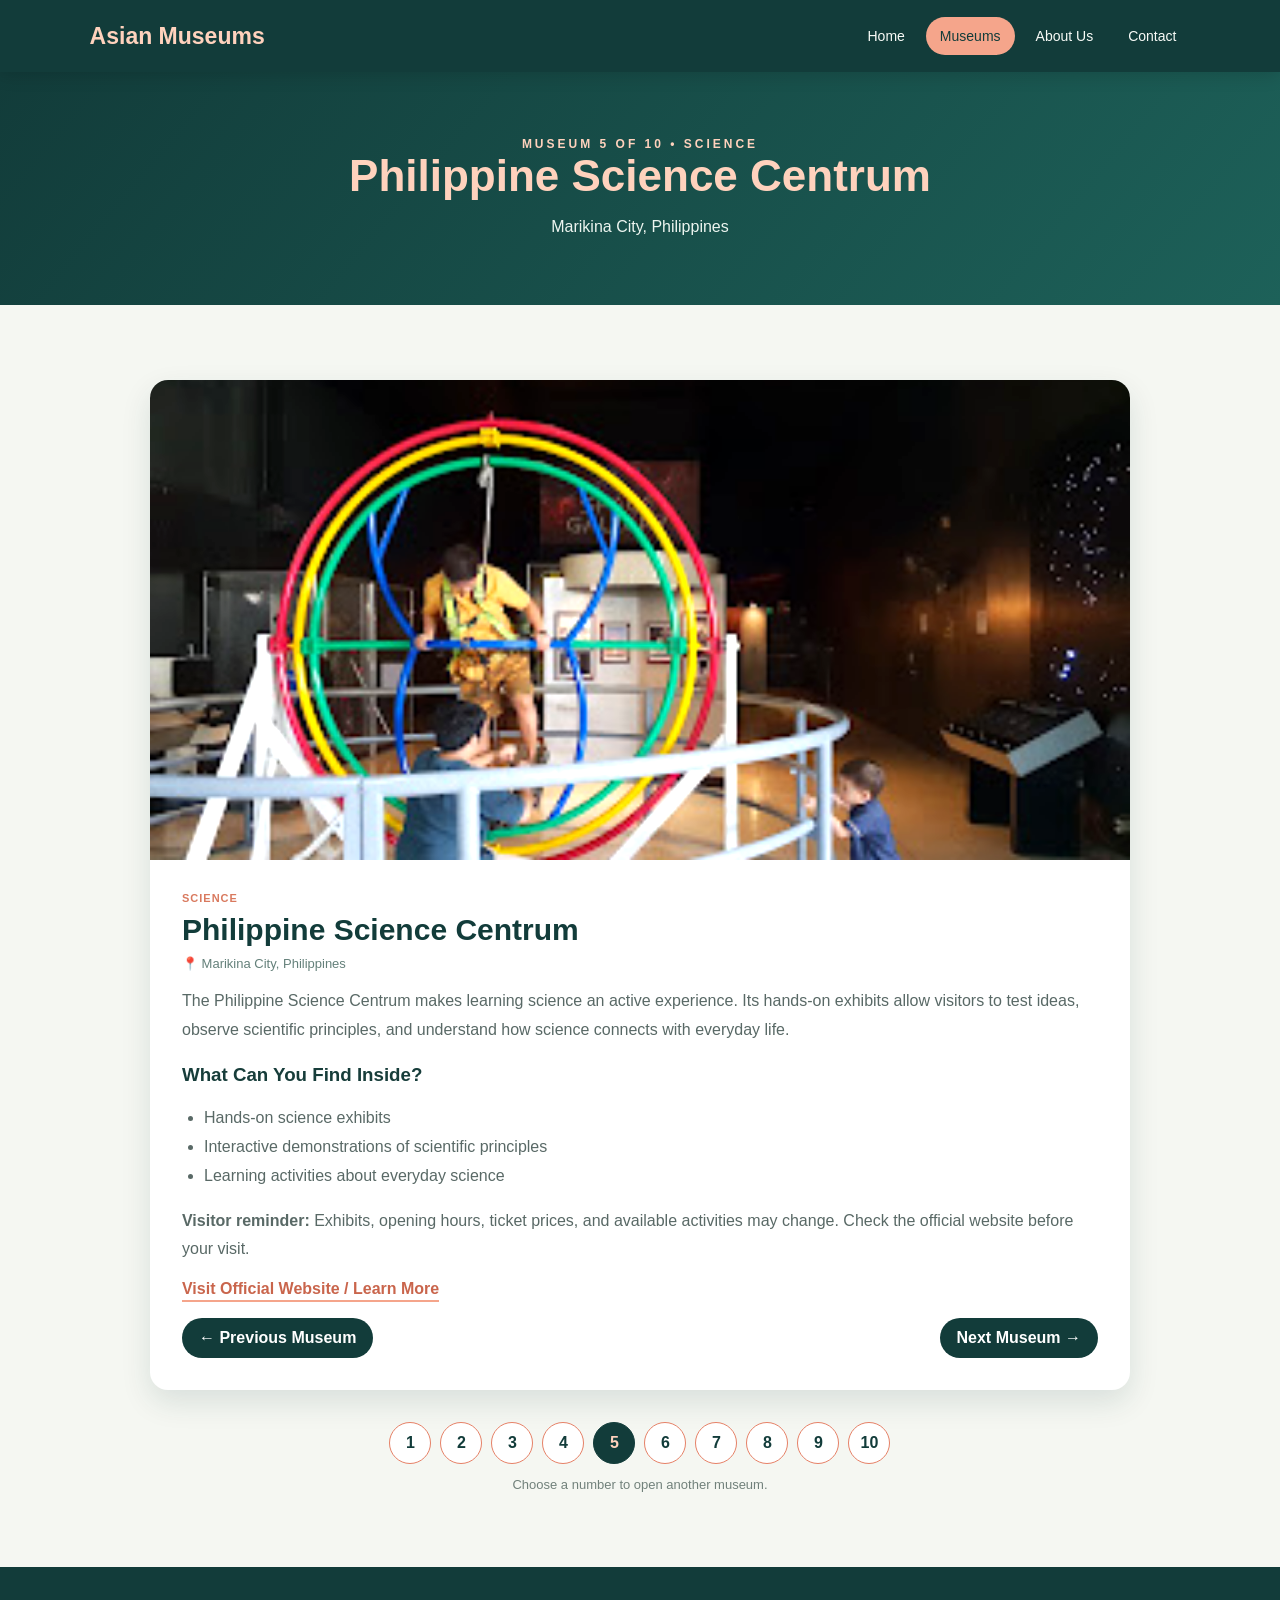
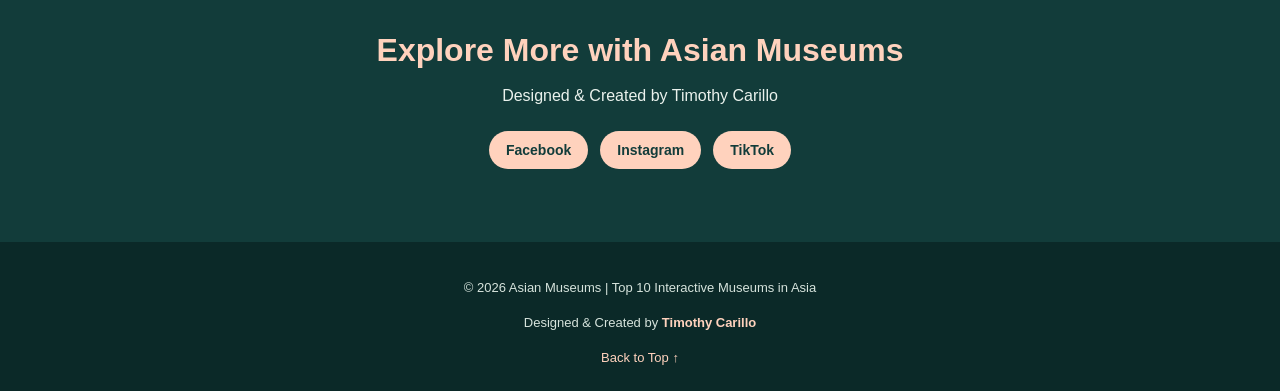
<file: museum5.html>
<html><head><title>Philippine Science Centrum | Asian Museums</title><meta name="viewport" content="width=device-width, initial-scale=1.0"><link rel="stylesheet" href="style.css"></head><body><header id="top"><div class="nav-wrap"><a class="logo" href="index.html">Asian Museums</a><nav><a class="" href="index.html">Home</a><a class="active" href="museums.html">Museums</a><a class="" href="about.html">About Us</a><a class="" href="index.html#contact">Contact</a></nav></div></header><section class="page-hero"><div class="eyebrow">Museum 5 of 10 • Science</div><h1>Philippine Science Centrum</h1><p>Marikina City, Philippines</p></section><section class="section"><div class="container"><div class="detail-view"><img src="images/Philippine%20Science%20Centrum.png" alt="Philippine Science Centrum"><div class="detail-body"><div class="tag">Science</div><h2>Philippine Science Centrum</h2><div class="location">📍 Marikina City, Philippines</div><p>The Philippine Science Centrum makes learning science an active experience. Its hands-on exhibits allow visitors to test ideas, observe scientific principles, and understand how science connects with everyday life.</p><h3>What Can You Find Inside?</h3><ul><li>Hands-on science exhibits</li><li>Interactive demonstrations of scientific principles</li><li>Learning activities about everyday science</li></ul><p><strong>Visitor reminder:</strong> Exhibits, opening hours, ticket prices, and available activities may change. Check the official website before your visit.</p><a class="text-link" href="http://www.science-centrum.ph" target="_blank">Visit Official Website / Learn More</a><div class="photo-arrows"><a href="museum4.html">← Previous Museum</a><a href="museum6.html">Next Museum →</a></div></div></div><div class="numbering"><a class="" href="museum1.html">1</a><a class="" href="museum2.html">2</a><a class="" href="museum3.html">3</a><a class="" href="museum4.html">4</a><a class="active" href="museum5.html">5</a><a class="" href="museum6.html">6</a><a class="" href="museum7.html">7</a><a class="" href="museum8.html">8</a><a class="" href="museum9.html">9</a><a class="" href="museum10.html">10</a></div><div class="number-help">Choose a number to open another museum.</div></div></section><section class="contact"><h2>Explore More with Asian Museums</h2><p>Designed &amp; Created by Timothy Carillo</p><div class="socials"><a href="https://www.facebook.com/" target="_blank">Facebook</a><a href="https://www.instagram.com/" target="_blank">Instagram</a><a href="https://www.tiktok.com/" target="_blank">TikTok</a></div></section><footer><p>© 2026 Asian Museums | Top 10 Interactive Museums in Asia</p><p>Designed &amp; Created by <strong>Timothy Carillo</strong></p><a href="#top" class="back-top">Back to Top ↑</a></footer></body></html>
</file>
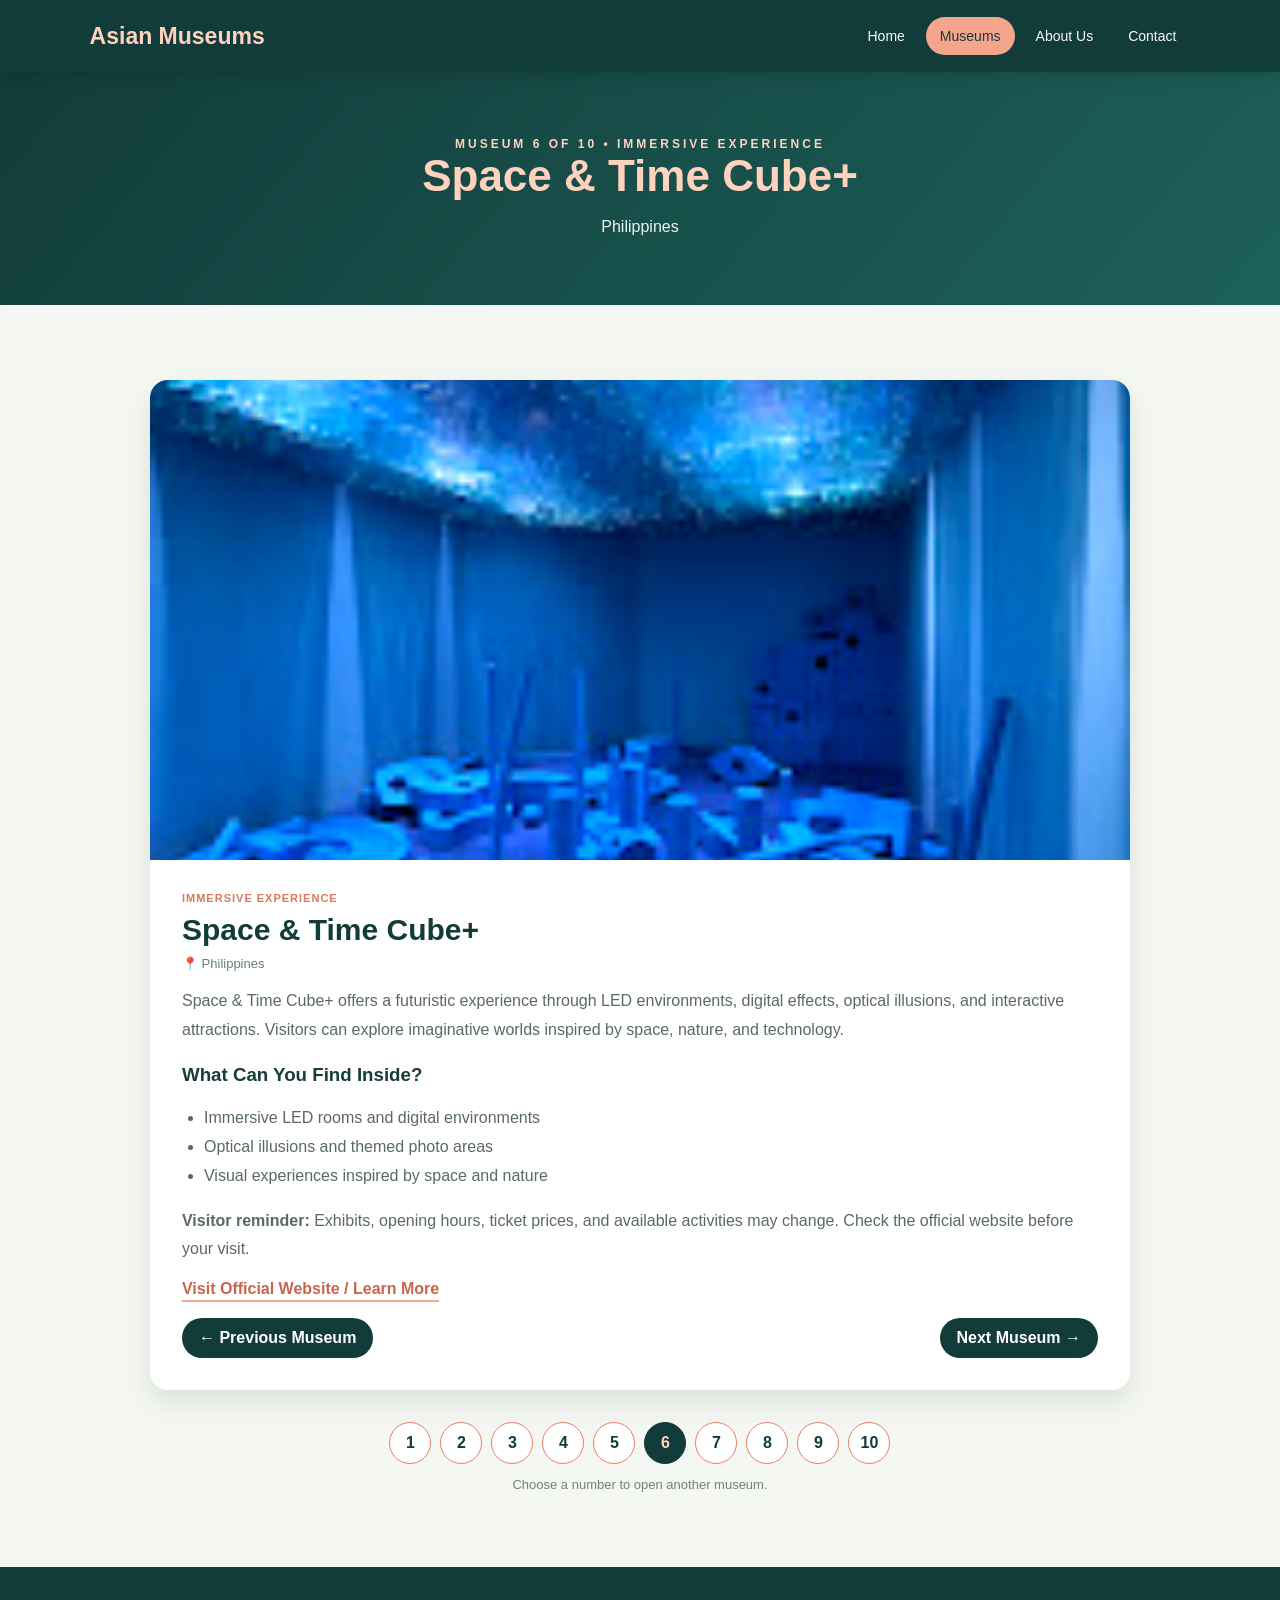
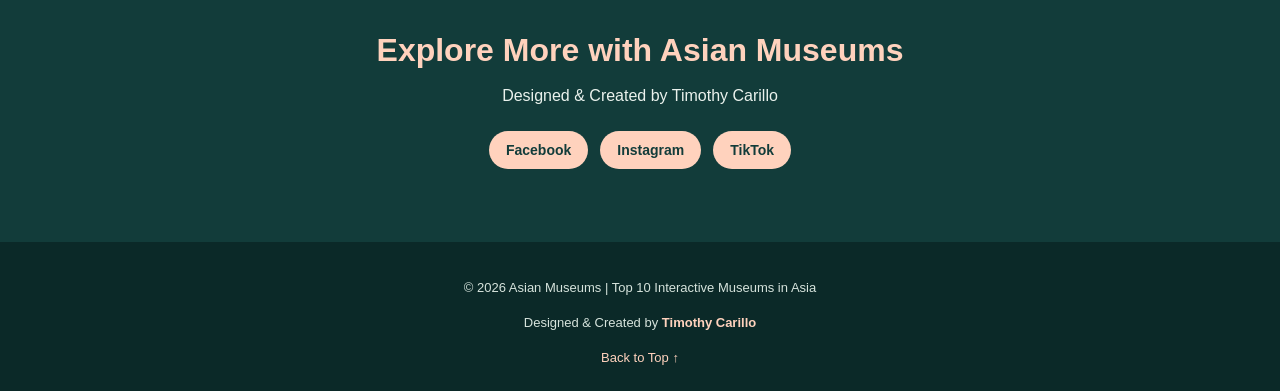
<file: museum6.html>
<html><head><title>Space & Time Cube+ | Asian Museums</title><meta name="viewport" content="width=device-width, initial-scale=1.0"><link rel="stylesheet" href="style.css"></head><body><header id="top"><div class="nav-wrap"><a class="logo" href="index.html">Asian Museums</a><nav><a class="" href="index.html">Home</a><a class="active" href="museums.html">Museums</a><a class="" href="about.html">About Us</a><a class="" href="index.html#contact">Contact</a></nav></div></header><section class="page-hero"><div class="eyebrow">Museum 6 of 10 • Immersive Experience</div><h1>Space & Time Cube+</h1><p>Philippines</p></section><section class="section"><div class="container"><div class="detail-view"><img src="images/Space%20%26%20Time%20Cube.png" alt="Space & Time Cube+"><div class="detail-body"><div class="tag">Immersive Experience</div><h2>Space & Time Cube+</h2><div class="location">📍 Philippines</div><p>Space & Time Cube+ offers a futuristic experience through LED environments, digital effects, optical illusions, and interactive attractions. Visitors can explore imaginative worlds inspired by space, nature, and technology.</p><h3>What Can You Find Inside?</h3><ul><li>Immersive LED rooms and digital environments</li><li>Optical illusions and themed photo areas</li><li>Visual experiences inspired by space and nature</li></ul><p><strong>Visitor reminder:</strong> Exhibits, opening hours, ticket prices, and available activities may change. Check the official website before your visit.</p><a class="text-link" href="https://www.spaceandtimecube.com/" target="_blank">Visit Official Website / Learn More</a><div class="photo-arrows"><a href="museum5.html">← Previous Museum</a><a href="museum7.html">Next Museum →</a></div></div></div><div class="numbering"><a class="" href="museum1.html">1</a><a class="" href="museum2.html">2</a><a class="" href="museum3.html">3</a><a class="" href="museum4.html">4</a><a class="" href="museum5.html">5</a><a class="active" href="museum6.html">6</a><a class="" href="museum7.html">7</a><a class="" href="museum8.html">8</a><a class="" href="museum9.html">9</a><a class="" href="museum10.html">10</a></div><div class="number-help">Choose a number to open another museum.</div></div></section><section class="contact"><h2>Explore More with Asian Museums</h2><p>Designed &amp; Created by Timothy Carillo</p><div class="socials"><a href="https://www.facebook.com/" target="_blank">Facebook</a><a href="https://www.instagram.com/" target="_blank">Instagram</a><a href="https://www.tiktok.com/" target="_blank">TikTok</a></div></section><footer><p>© 2026 Asian Museums | Top 10 Interactive Museums in Asia</p><p>Designed &amp; Created by <strong>Timothy Carillo</strong></p><a href="#top" class="back-top">Back to Top ↑</a></footer></body></html>
</file>
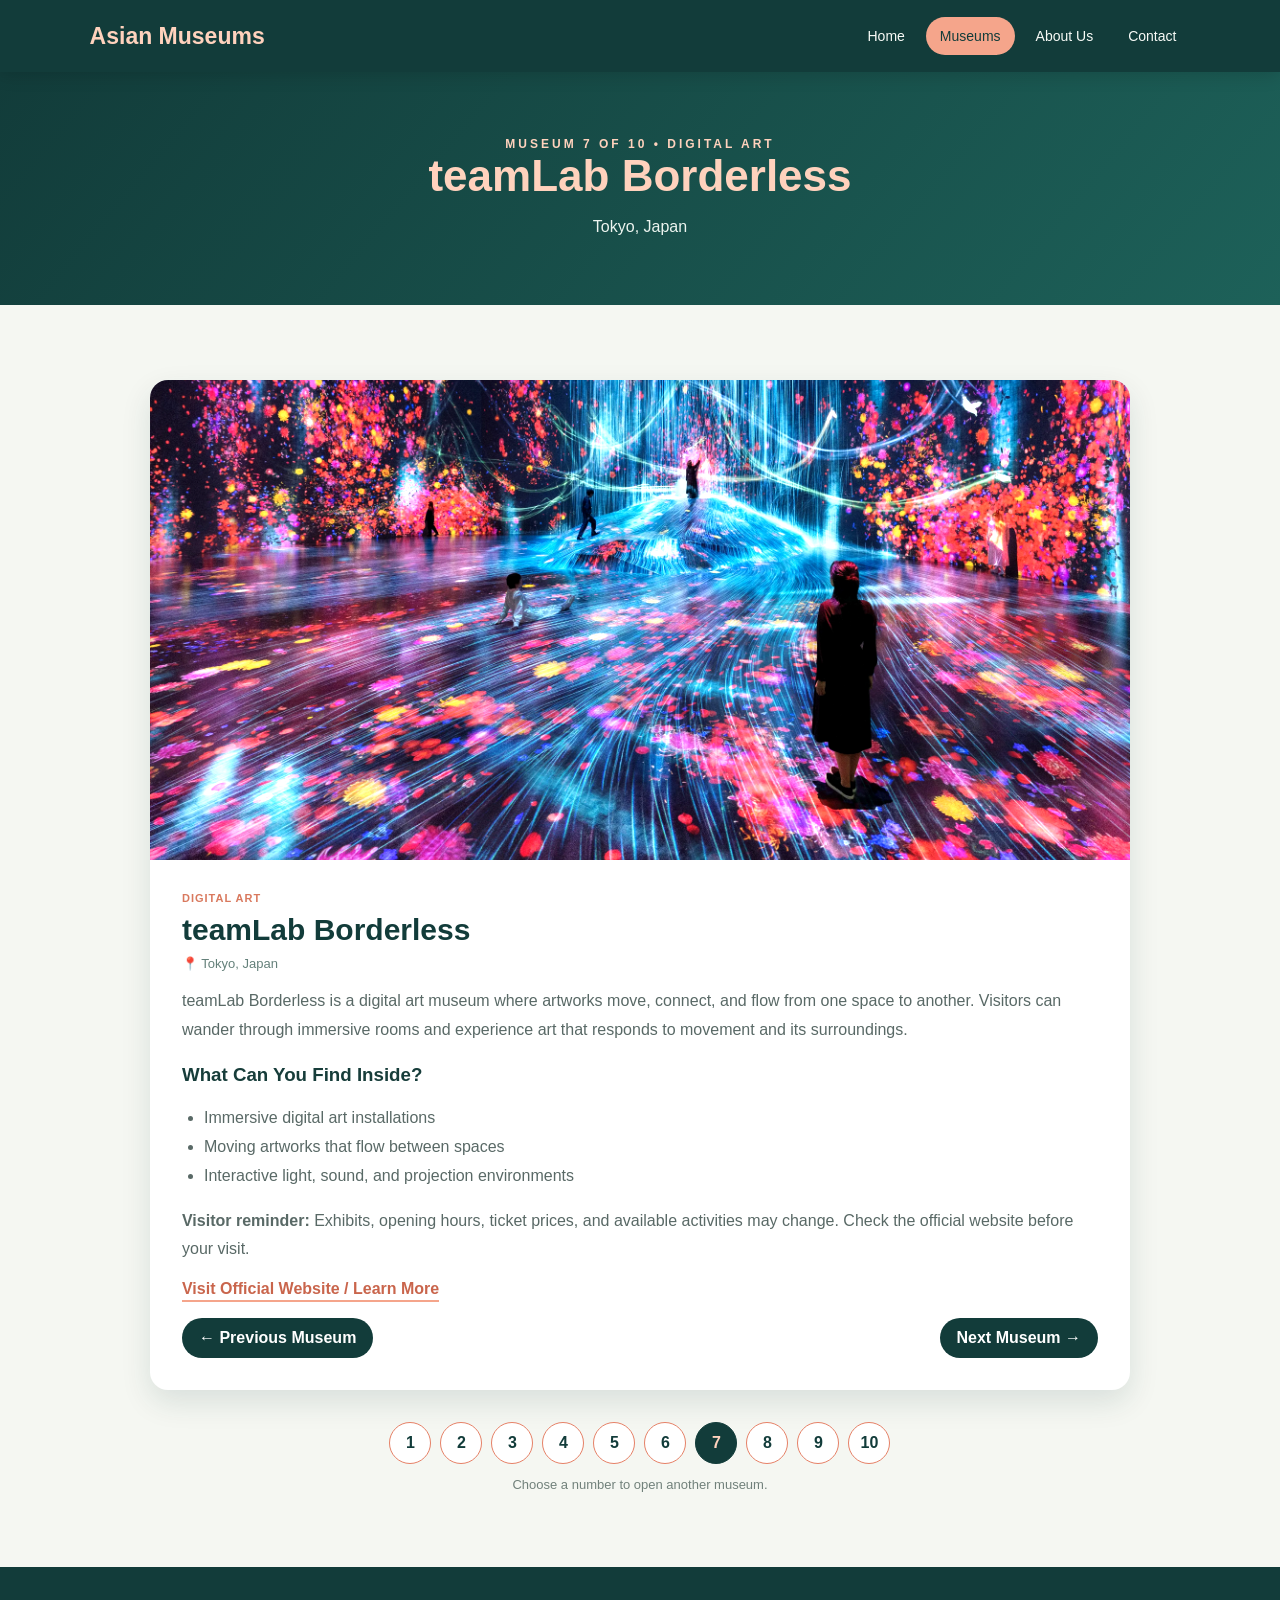
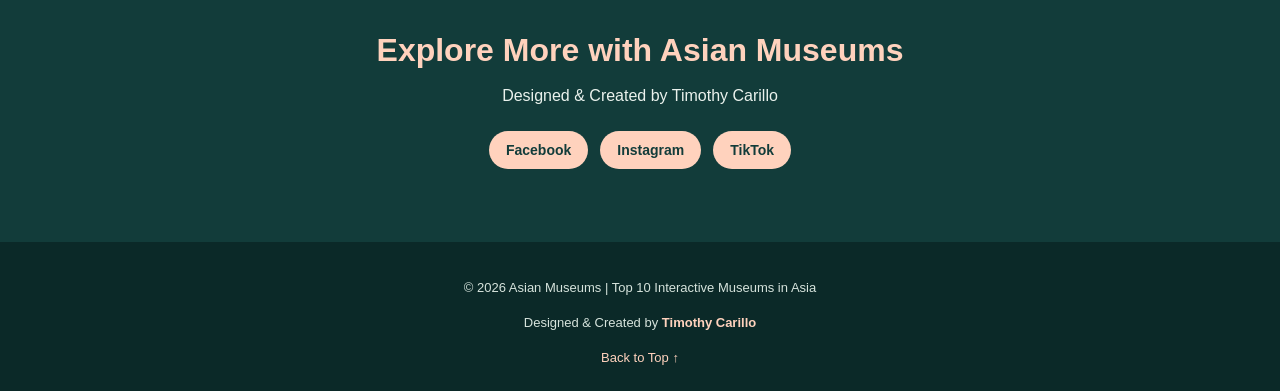
<file: museum7.html>
<html><head><title>teamLab Borderless | Asian Museums</title><meta name="viewport" content="width=device-width, initial-scale=1.0"><link rel="stylesheet" href="style.css"></head><body><header id="top"><div class="nav-wrap"><a class="logo" href="index.html">Asian Museums</a><nav><a class="" href="index.html">Home</a><a class="active" href="museums.html">Museums</a><a class="" href="about.html">About Us</a><a class="" href="index.html#contact">Contact</a></nav></div></header><section class="page-hero"><div class="eyebrow">Museum 7 of 10 • Digital Art</div><h1>teamLab Borderless</h1><p>Tokyo, Japan</p></section><section class="section"><div class="container"><div class="detail-view"><img src="images/teamLab%20Borderless.png" alt="teamLab Borderless"><div class="detail-body"><div class="tag">Digital Art</div><h2>teamLab Borderless</h2><div class="location">📍 Tokyo, Japan</div><p>teamLab Borderless is a digital art museum where artworks move, connect, and flow from one space to another. Visitors can wander through immersive rooms and experience art that responds to movement and its surroundings.</p><h3>What Can You Find Inside?</h3><ul><li>Immersive digital art installations</li><li>Moving artworks that flow between spaces</li><li>Interactive light, sound, and projection environments</li></ul><p><strong>Visitor reminder:</strong> Exhibits, opening hours, ticket prices, and available activities may change. Check the official website before your visit.</p><a class="text-link" href="https://www.teamlab.art/e/tokyo/" target="_blank">Visit Official Website / Learn More</a><div class="photo-arrows"><a href="museum6.html">← Previous Museum</a><a href="museum8.html">Next Museum →</a></div></div></div><div class="numbering"><a class="" href="museum1.html">1</a><a class="" href="museum2.html">2</a><a class="" href="museum3.html">3</a><a class="" href="museum4.html">4</a><a class="" href="museum5.html">5</a><a class="" href="museum6.html">6</a><a class="active" href="museum7.html">7</a><a class="" href="museum8.html">8</a><a class="" href="museum9.html">9</a><a class="" href="museum10.html">10</a></div><div class="number-help">Choose a number to open another museum.</div></div></section><section class="contact"><h2>Explore More with Asian Museums</h2><p>Designed &amp; Created by Timothy Carillo</p><div class="socials"><a href="https://www.facebook.com/" target="_blank">Facebook</a><a href="https://www.instagram.com/" target="_blank">Instagram</a><a href="https://www.tiktok.com/" target="_blank">TikTok</a></div></section><footer><p>© 2026 Asian Museums | Top 10 Interactive Museums in Asia</p><p>Designed &amp; Created by <strong>Timothy Carillo</strong></p><a href="#top" class="back-top">Back to Top ↑</a></footer></body></html>
</file>
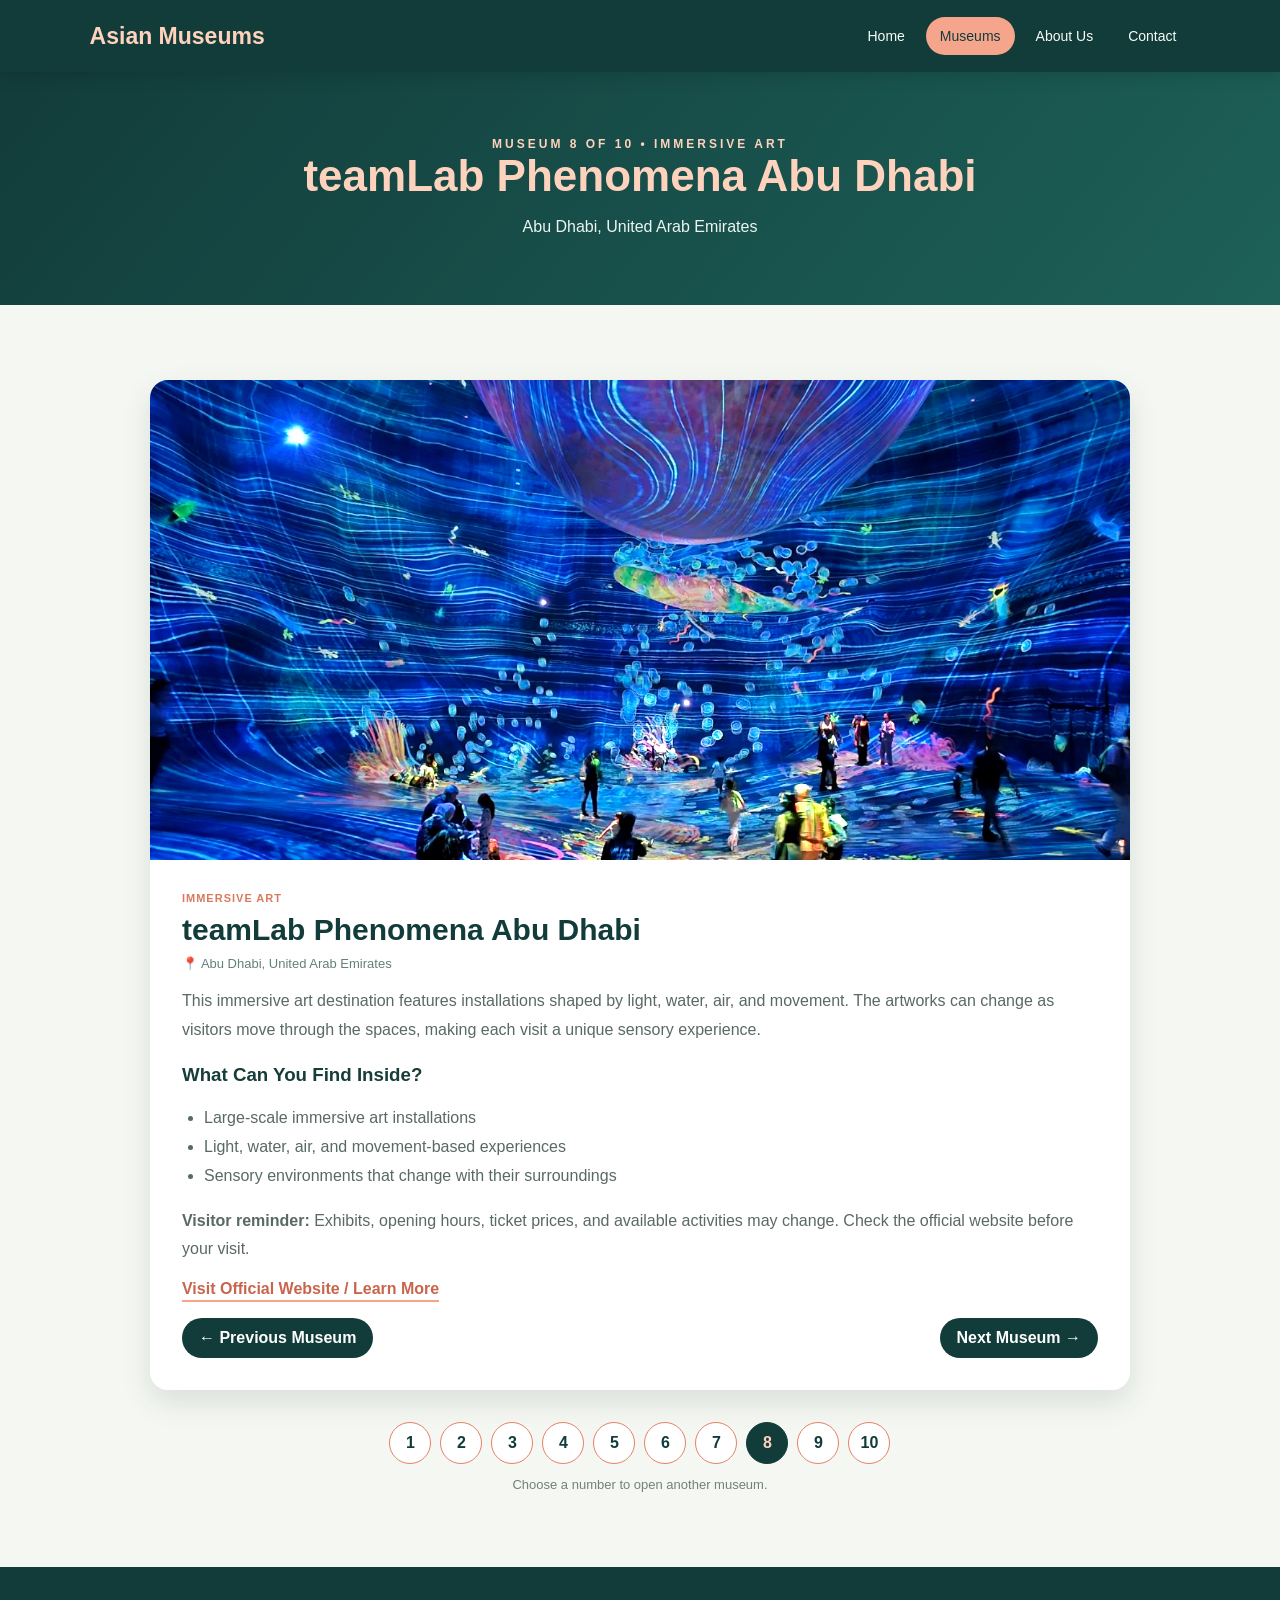
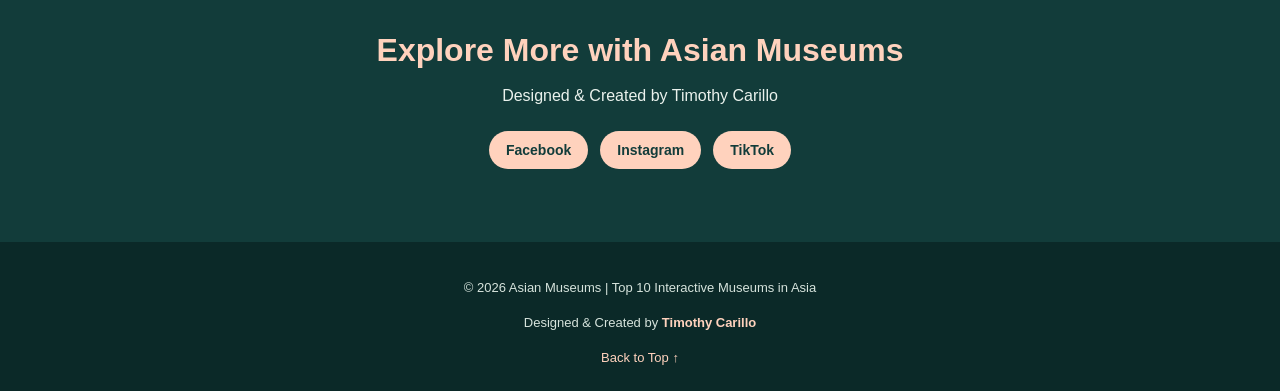
<file: museum8.html>
<html><head><title>teamLab Phenomena Abu Dhabi | Asian Museums</title><meta name="viewport" content="width=device-width, initial-scale=1.0"><link rel="stylesheet" href="style.css"></head><body><header id="top"><div class="nav-wrap"><a class="logo" href="index.html">Asian Museums</a><nav><a class="" href="index.html">Home</a><a class="active" href="museums.html">Museums</a><a class="" href="about.html">About Us</a><a class="" href="index.html#contact">Contact</a></nav></div></header><section class="page-hero"><div class="eyebrow">Museum 8 of 10 • Immersive Art</div><h1>teamLab Phenomena Abu Dhabi</h1><p>Abu Dhabi, United Arab Emirates</p></section><section class="section"><div class="container"><div class="detail-view"><img src="images/teamLab%20Phenomena%20Abu%20Dhabi.png" alt="teamLab Phenomena Abu Dhabi"><div class="detail-body"><div class="tag">Immersive Art</div><h2>teamLab Phenomena Abu Dhabi</h2><div class="location">📍 Abu Dhabi, United Arab Emirates</div><p>This immersive art destination features installations shaped by light, water, air, and movement. The artworks can change as visitors move through the spaces, making each visit a unique sensory experience.</p><h3>What Can You Find Inside?</h3><ul><li>Large-scale immersive art installations</li><li>Light, water, air, and movement-based experiences</li><li>Sensory environments that change with their surroundings</li></ul><p><strong>Visitor reminder:</strong> Exhibits, opening hours, ticket prices, and available activities may change. Check the official website before your visit.</p><a class="text-link" href="https://www.teamlababudhabi.com/" target="_blank">Visit Official Website / Learn More</a><div class="photo-arrows"><a href="museum7.html">← Previous Museum</a><a href="museum9.html">Next Museum →</a></div></div></div><div class="numbering"><a class="" href="museum1.html">1</a><a class="" href="museum2.html">2</a><a class="" href="museum3.html">3</a><a class="" href="museum4.html">4</a><a class="" href="museum5.html">5</a><a class="" href="museum6.html">6</a><a class="" href="museum7.html">7</a><a class="active" href="museum8.html">8</a><a class="" href="museum9.html">9</a><a class="" href="museum10.html">10</a></div><div class="number-help">Choose a number to open another museum.</div></div></section><section class="contact"><h2>Explore More with Asian Museums</h2><p>Designed &amp; Created by Timothy Carillo</p><div class="socials"><a href="https://www.facebook.com/" target="_blank">Facebook</a><a href="https://www.instagram.com/" target="_blank">Instagram</a><a href="https://www.tiktok.com/" target="_blank">TikTok</a></div></section><footer><p>© 2026 Asian Museums | Top 10 Interactive Museums in Asia</p><p>Designed &amp; Created by <strong>Timothy Carillo</strong></p><a href="#top" class="back-top">Back to Top ↑</a></footer></body></html>
</file>
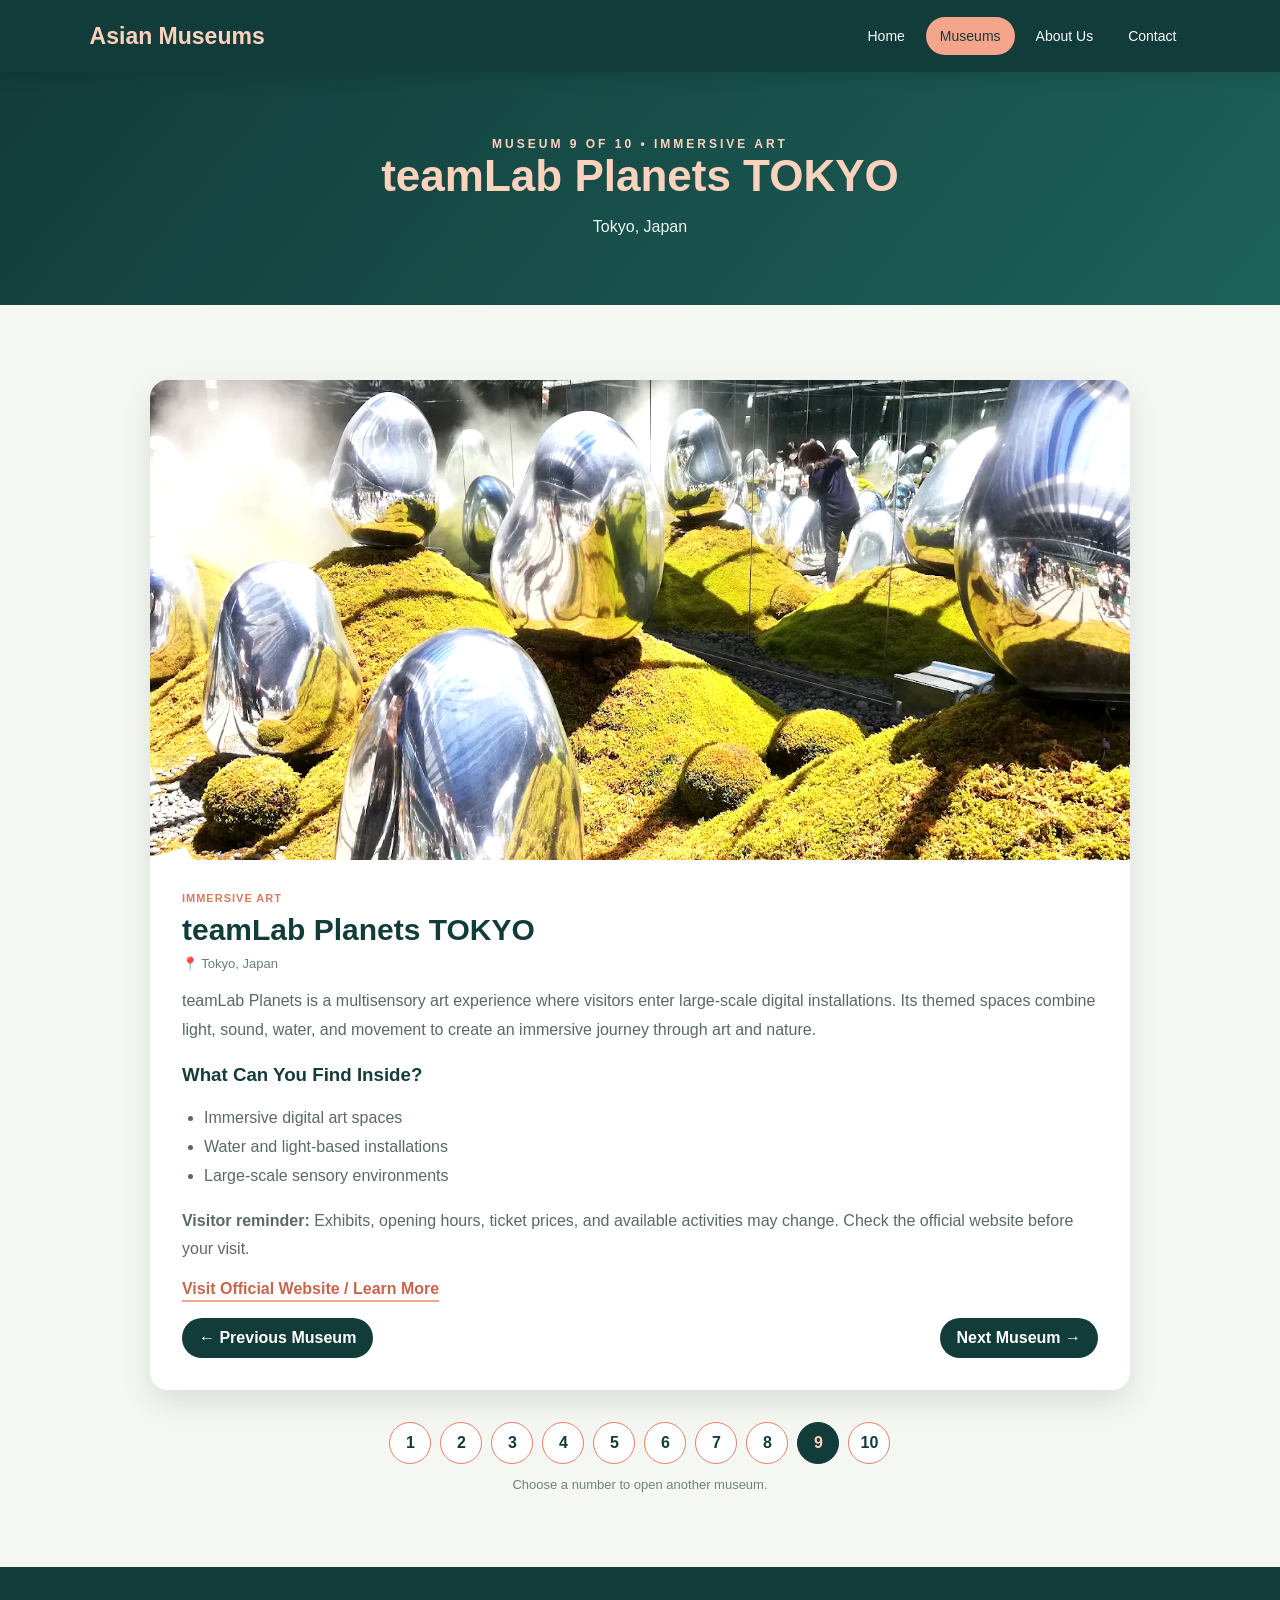
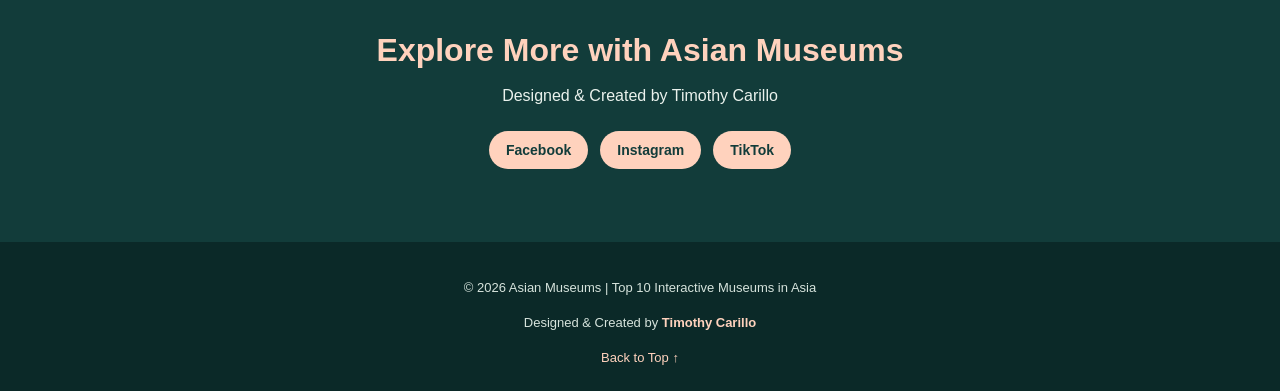
<file: museum9.html>
<html><head><title>teamLab Planets TOKYO | Asian Museums</title><meta name="viewport" content="width=device-width, initial-scale=1.0"><link rel="stylesheet" href="style.css"></head><body><header id="top"><div class="nav-wrap"><a class="logo" href="index.html">Asian Museums</a><nav><a class="" href="index.html">Home</a><a class="active" href="museums.html">Museums</a><a class="" href="about.html">About Us</a><a class="" href="index.html#contact">Contact</a></nav></div></header><section class="page-hero"><div class="eyebrow">Museum 9 of 10 • Immersive Art</div><h1>teamLab Planets TOKYO</h1><p>Tokyo, Japan</p></section><section class="section"><div class="container"><div class="detail-view"><img src="images/teamLab%20Planets%20TOKYO.png" alt="teamLab Planets TOKYO"><div class="detail-body"><div class="tag">Immersive Art</div><h2>teamLab Planets TOKYO</h2><div class="location">📍 Tokyo, Japan</div><p>teamLab Planets is a multisensory art experience where visitors enter large-scale digital installations. Its themed spaces combine light, sound, water, and movement to create an immersive journey through art and nature.</p><h3>What Can You Find Inside?</h3><ul><li>Immersive digital art spaces</li><li>Water and light-based installations</li><li>Large-scale sensory environments</li></ul><p><strong>Visitor reminder:</strong> Exhibits, opening hours, ticket prices, and available activities may change. Check the official website before your visit.</p><a class="text-link" href="https://art.team-lab.cn/en/e/planets/" target="_blank">Visit Official Website / Learn More</a><div class="photo-arrows"><a href="museum8.html">← Previous Museum</a><a href="museum10.html">Next Museum →</a></div></div></div><div class="numbering"><a class="" href="museum1.html">1</a><a class="" href="museum2.html">2</a><a class="" href="museum3.html">3</a><a class="" href="museum4.html">4</a><a class="" href="museum5.html">5</a><a class="" href="museum6.html">6</a><a class="" href="museum7.html">7</a><a class="" href="museum8.html">8</a><a class="active" href="museum9.html">9</a><a class="" href="museum10.html">10</a></div><div class="number-help">Choose a number to open another museum.</div></div></section><section class="contact"><h2>Explore More with Asian Museums</h2><p>Designed &amp; Created by Timothy Carillo</p><div class="socials"><a href="https://www.facebook.com/" target="_blank">Facebook</a><a href="https://www.instagram.com/" target="_blank">Instagram</a><a href="https://www.tiktok.com/" target="_blank">TikTok</a></div></section><footer><p>© 2026 Asian Museums | Top 10 Interactive Museums in Asia</p><p>Designed &amp; Created by <strong>Timothy Carillo</strong></p><a href="#top" class="back-top">Back to Top ↑</a></footer></body></html>
</file>
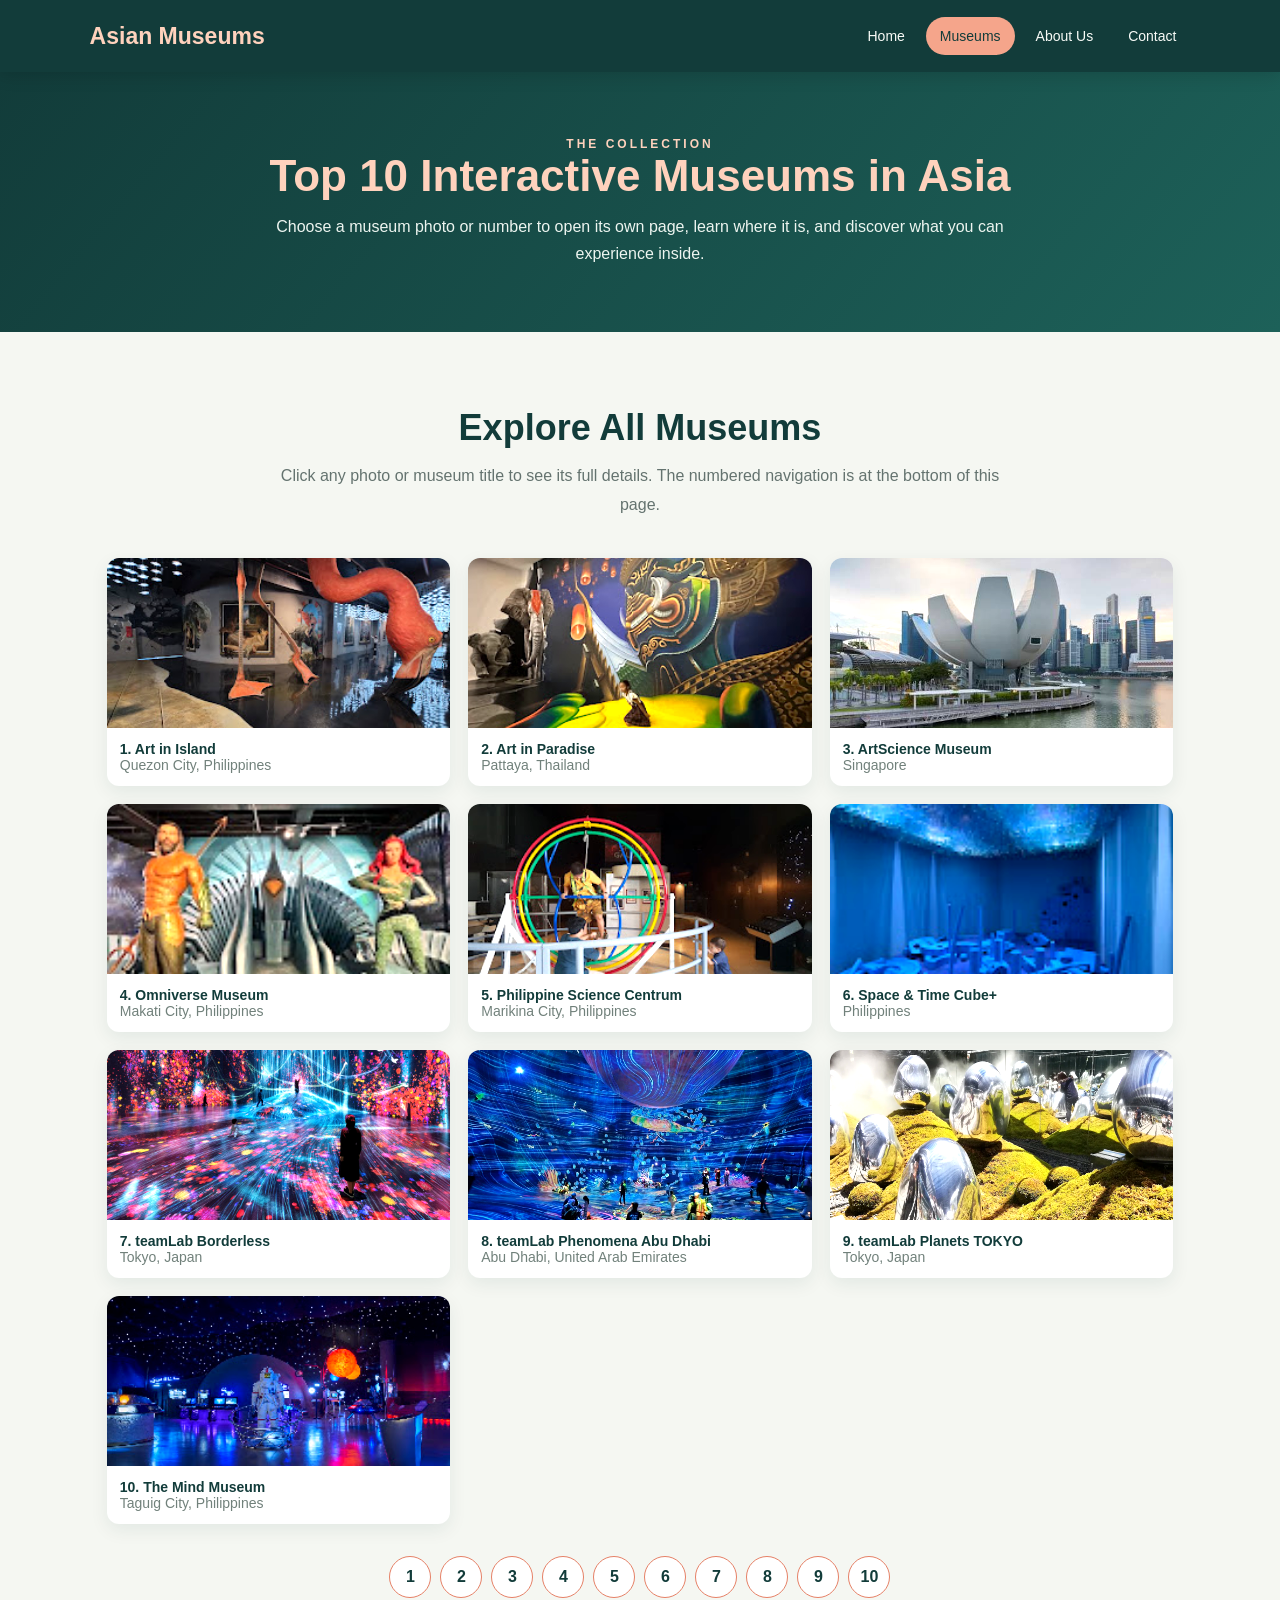
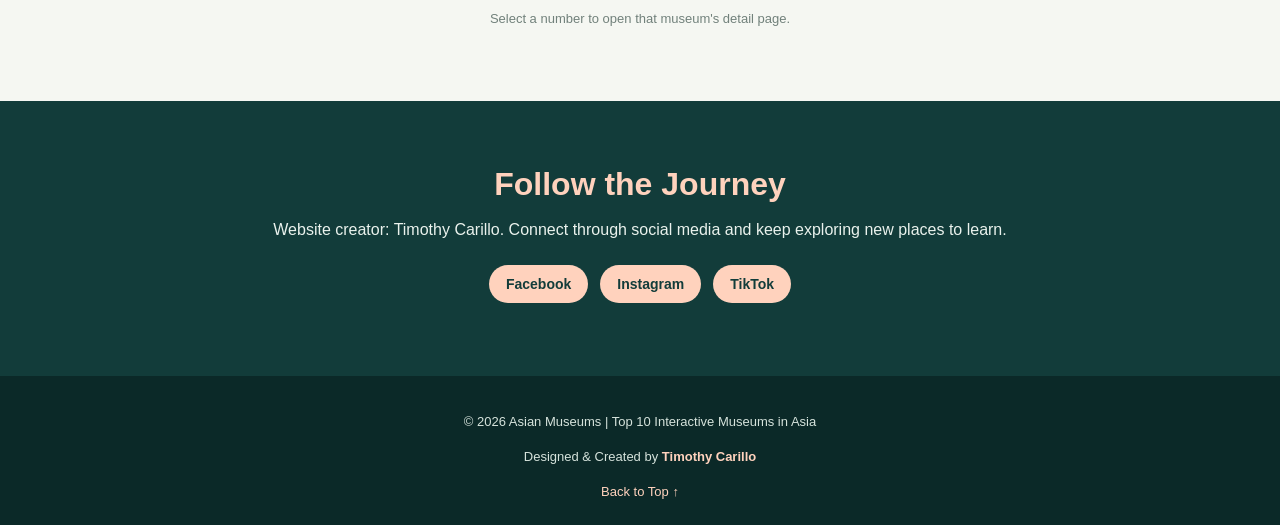
<file: museums.html>
<html><head><title>Asian Museums | Museums</title><meta name="viewport" content="width=device-width, initial-scale=1.0"><link rel="stylesheet" href="style.css"></head><body><header id="top"><div class="nav-wrap"><a class="logo" href="index.html">Asian Museums</a><nav><a class="" href="index.html">Home</a><a class="active" href="museums.html">Museums</a><a class="" href="about.html">About Us</a><a class="" href="index.html#contact">Contact</a></nav></div></header><section class="page-hero"><div class="eyebrow">The Collection</div><h1>Top 10 Interactive Museums in Asia</h1><p>Choose a museum photo or number to open its own page, learn where it is, and discover what you can experience inside.</p></section><section class="section"><div class="container"><h2 class="section-title">Explore All Museums</h2><p class="section-intro">Click any photo or museum title to see its full details. The numbered navigation is at the bottom of this page.</p><div class="gallery-grid"><a class="gallery-item" href="museum1.html"><img src="images/Art%20in%20Island.png" alt="Art in Island"><div>1. Art in Island<br><span style="font-weight:normal;color:#71817b">Quezon City, Philippines</span></div></a><a class="gallery-item" href="museum2.html"><img src="images/Art%20in%20Paradise.png" alt="Art in Paradise"><div>2. Art in Paradise<br><span style="font-weight:normal;color:#71817b">Pattaya, Thailand</span></div></a><a class="gallery-item" href="museum3.html"><img src="images/ArtScience%20Museum.png" alt="ArtScience Museum"><div>3. ArtScience Museum<br><span style="font-weight:normal;color:#71817b">Singapore</span></div></a><a class="gallery-item" href="museum4.html"><img src="images/Omniverse%20Museum.png" alt="Omniverse Museum"><div>4. Omniverse Museum<br><span style="font-weight:normal;color:#71817b">Makati City, Philippines</span></div></a><a class="gallery-item" href="museum5.html"><img src="images/Philippine%20Science%20Centrum.png" alt="Philippine Science Centrum"><div>5. Philippine Science Centrum<br><span style="font-weight:normal;color:#71817b">Marikina City, Philippines</span></div></a><a class="gallery-item" href="museum6.html"><img src="images/Space%20%26%20Time%20Cube.png" alt="Space & Time Cube+"><div>6. Space & Time Cube+<br><span style="font-weight:normal;color:#71817b">Philippines</span></div></a><a class="gallery-item" href="museum7.html"><img src="images/teamLab%20Borderless.png" alt="teamLab Borderless"><div>7. teamLab Borderless<br><span style="font-weight:normal;color:#71817b">Tokyo, Japan</span></div></a><a class="gallery-item" href="museum8.html"><img src="images/teamLab%20Phenomena%20Abu%20Dhabi.png" alt="teamLab Phenomena Abu Dhabi"><div>8. teamLab Phenomena Abu Dhabi<br><span style="font-weight:normal;color:#71817b">Abu Dhabi, United Arab Emirates</span></div></a><a class="gallery-item" href="museum9.html"><img src="images/teamLab%20Planets%20TOKYO.png" alt="teamLab Planets TOKYO"><div>9. teamLab Planets TOKYO<br><span style="font-weight:normal;color:#71817b">Tokyo, Japan</span></div></a><a class="gallery-item" href="museum10.html"><img src="images/The%20Mind%20Museum.png" alt="The Mind Museum"><div>10. The Mind Museum<br><span style="font-weight:normal;color:#71817b">Taguig City, Philippines</span></div></a></div><div class="numbering"><a href="museum1.html">1</a><a href="museum2.html">2</a><a href="museum3.html">3</a><a href="museum4.html">4</a><a href="museum5.html">5</a><a href="museum6.html">6</a><a href="museum7.html">7</a><a href="museum8.html">8</a><a href="museum9.html">9</a><a href="museum10.html">10</a></div><div class="number-help">Select a number to open that museum's detail page.</div></div></section><section class="contact"><h2>Follow the Journey</h2><p>Website creator: Timothy Carillo. Connect through social media and keep exploring new places to learn.</p><div class="socials"><a href="https://www.facebook.com/" target="_blank">Facebook</a><a href="https://www.instagram.com/" target="_blank">Instagram</a><a href="https://www.tiktok.com/" target="_blank">TikTok</a></div></section><footer><p>© 2026 Asian Museums | Top 10 Interactive Museums in Asia</p><p>Designed &amp; Created by <strong>Timothy Carillo</strong></p><a href="#top" class="back-top">Back to Top ↑</a></footer></body></html>
</file>
<file: style.css>
*{box-sizing:border-box;scroll-behavior:smooth}body{margin:0;font-family:Arial,Helvetica,sans-serif;background:#f5f7f2;color:#173d3a}header{background:#123c3a;color:white;padding:17px 0;position:sticky;top:0;z-index:20;box-shadow:0 4px 16px #0002}.nav-wrap{width:86%;max-width:1180px;margin:auto;display:flex;align-items:center;justify-content:space-between;gap:20px}.logo{color:#ffd2bd;text-decoration:none;font-size:23px;font-weight:bold}nav{display:flex;flex-wrap:wrap;gap:7px}nav a{color:#f8fbf7;text-decoration:none;padding:11px 14px;border-radius:22px;font-size:14px}nav a:hover,nav a.active{background:#f5a58b;color:#123c3a}.hero{position:relative;overflow:hidden;isolation:isolate;background:#123c3a;color:white;text-align:center;padding:94px 20px;min-height:420px;display:flex;align-items:center;justify-content:center}.hero-slides{position:absolute;inset:0;z-index:-2}.hero-slides img{position:absolute;inset:0;width:100%;height:100%;object-fit:cover;opacity:0;filter:brightness(.45) saturate(1.1);animation:fade 50s infinite}.hero-slides img:nth-child(1){animation-delay:0s}.hero-slides img:nth-child(2){animation-delay:5s}.hero-slides img:nth-child(3){animation-delay:10s}.hero-slides img:nth-child(4){animation-delay:15s}.hero-slides img:nth-child(5){animation-delay:20s}.hero-slides img:nth-child(6){animation-delay:25s}.hero-slides img:nth-child(7){animation-delay:30s}.hero-slides img:nth-child(8){animation-delay:35s}.hero-slides img:nth-child(9){animation-delay:40s}.hero-slides img:nth-child(10){animation-delay:45s}@keyframes fade{0%{opacity:0}4%{opacity:1}10%{opacity:1}14%{opacity:0}100%{opacity:0}}.hero:after{content:"";position:absolute;inset:0;z-index:-1;background:linear-gradient(110deg,#092a40c2,#0f433d80)}.hero-inner{max-width:900px;margin:auto}.eyebrow{color:#ffd2bd;text-transform:uppercase;letter-spacing:3px;font-weight:bold;font-size:12px}.hero h1{color:#ffd2bd;font-size:58px;line-height:1.12;margin:17px 0}.hero p{color:#edf5f0;line-height:1.8;font-size:17px;max-width:730px;margin:0 auto 27px}.btn{display:inline-block;background:#f5a58b;color:#123c3a;text-decoration:none;padding:13px 21px;border-radius:25px;font-weight:bold;margin:5px}.btn-outline{background:transparent;color:white;border:1px solid #ffd2bd}.section{padding:75px 20px}.white{background:white}.mint{background:#e7f1e9}.container{width:86%;max-width:1180px;margin:auto}.section-title{color:#123c3a;font-size:36px;text-align:center;margin:0 0 13px}.section-intro{max-width:760px;color:#64736f;line-height:1.8;text-align:center;margin:0 auto 38px}.stats{max-width:900px;margin:-28px auto 0;position:relative;display:grid;grid-template-columns:repeat(3,1fr);gap:15px;padding:0 18px}.stat{background:white;padding:22px 15px;border-radius:14px;text-align:center;box-shadow:0 8px 22px #123c3a1a}.stat strong{display:block;font-size:27px;color:#e68167;margin-bottom:5px}.stat span{font-size:13px;color:#5b706d}.card-grid{display:grid;grid-template-columns:repeat(3,1fr);gap:23px}.museum-card{background:white;border-radius:15px;overflow:hidden;border:1px solid #e5ece6;box-shadow:0 8px 22px #123c3a14}.museum-card img{display:block;width:100%;height:215px;object-fit:cover;filter:brightness(1.14) saturate(1.1) contrast(1.04)}.card-body{padding:20px}.tag{color:#d9795e;text-transform:uppercase;font-size:11px;font-weight:bold;letter-spacing:1px}.card-body h3{color:#123c3a;margin:9px 0 7px;font-size:20px}.location{color:#64807a;font-size:13px;margin:0 0 12px}.card-body p{color:#596966;font-size:14px;line-height:1.7;margin:0 0 15px}.text-link{color:#c9654c;text-decoration:none;font-weight:bold;border-bottom:2px solid #f5a58b;padding-bottom:3px}.feature-grid{display:grid;grid-template-columns:repeat(3,1fr);gap:20px}.feature{background:#f5f7f2;border-radius:14px;padding:26px;border:1px solid #e5ece6}.feature-icon{font-size:30px;margin-bottom:10px}.feature h3{margin:0 0 10px;color:#123c3a}.feature p{color:#60716c;line-height:1.7;font-size:14px;margin:0}.about-callout{background:#123c3a;color:white;padding:38px;border-radius:18px;text-align:center}.about-callout h2{color:#ffd2bd;margin-top:0;font-size:30px}.about-callout p{max-width:760px;margin:0 auto 20px;line-height:1.8;color:#edf5f0}.page-hero{background:linear-gradient(130deg,#123c3a,#1d6159);color:white;text-align:center;padding:65px 20px}.page-hero h1{color:#ffd2bd;font-size:44px;margin:0 0 12px}.page-hero p{color:#edf5f0;line-height:1.7;margin:0 auto;max-width:750px}.about-panel{background:white;border-radius:15px;padding:30px;margin-bottom:22px;box-shadow:0 7px 20px #123c3a10;border-left:5px solid #f5a58b}.about-panel h2,.about-panel h3{color:#c9654c;margin-top:0}.about-panel p{color:#596966;line-height:1.85;margin-bottom:0}.about-two{display:grid;grid-template-columns:1fr 1fr;gap:22px}.creator{background:#e7f1e9;padding:28px;border-radius:15px;text-align:center;margin-top:25px}.initial{background:#123c3a;color:#ffd2bd;width:75px;height:75px;border-radius:50%;display:flex;align-items:center;justify-content:center;margin:0 auto 13px;font-size:25px;font-weight:bold}.creator h3{margin:5px 0;color:#123c3a}.creator p{color:#60716c;line-height:1.7}.detail-view{background:white;max-width:980px;margin:auto;border-radius:18px;overflow:hidden;box-shadow:0 12px 30px #123c3a1f}.detail-view>img{width:100%;height:480px;object-fit:cover;display:block;filter:brightness(1.14) saturate(1.1) contrast(1.04)}.detail-body{padding:32px}.detail-body h2{color:#123c3a;font-size:30px;margin:9px 0}.detail-body p,.detail-body li{color:#596966;line-height:1.8}.detail-body ul{padding-left:22px}.detail-controls{display:flex;justify-content:space-between;flex-wrap:wrap;gap:10px;margin-top:25px}.numbering{display:flex;justify-content:center;flex-wrap:wrap;gap:9px;margin:32px auto 0}.numbering a{width:42px;height:42px;border-radius:50%;border:1.5px solid #e68167;background:white;color:#123c3a;font-weight:bold;text-decoration:none;display:flex;align-items:center;justify-content:center}.numbering a:hover,.numbering a.active{background:#123c3a;color:#ffd2bd;border-color:#123c3a}.number-help{text-align:center;color:#71817b;font-size:13px;margin-top:13px}.gallery-grid{display:grid;grid-template-columns:repeat(3,1fr);gap:18px;margin-top:30px}.gallery-item{background:white;border-radius:12px;overflow:hidden;box-shadow:0 6px 18px #123c3a14;text-decoration:none}.gallery-item img{width:100%;height:170px;object-fit:cover;display:block;filter:brightness(1.14) saturate(1.1) contrast(1.04)}.gallery-item div{padding:13px;font-size:14px;font-weight:bold;color:#123c3a}.photo-arrows{display:flex;justify-content:space-between;gap:10px;margin-top:20px}.photo-arrows a{display:inline-block;padding:11px 17px;border-radius:24px;background:#123c3a;color:white;text-decoration:none;font-weight:bold}.photo-arrows a:hover{background:#e68167;color:#123c3a}.contact{background:#123c3a;color:white;text-align:center;padding:65px 20px}.contact h2{color:#ffd2bd;font-size:32px;margin:0 0 13px}.contact p{max-width:760px;margin:0 auto 18px;color:#eaf2ed;line-height:1.8}.socials{display:flex;justify-content:center;flex-wrap:wrap;gap:12px;margin:20px 0 8px}.socials a{display:inline-block;color:#123c3a;background:#ffd2bd;text-decoration:none;padding:11px 17px;border-radius:24px;font-weight:bold;font-size:14px}.socials a:hover{background:white}footer{background:#0b2928;color:#d6e3dc;text-align:center;padding:22px 15px;font-size:13px;line-height:1.7}footer strong,.back-top{color:#ffd2bd;text-decoration:none}@media(max-width:850px){.card-grid,.feature-grid,.gallery-grid{grid-template-columns:repeat(2,1fr)}.hero h1{font-size:46px}}@media(max-width:620px){.nav-wrap{width:92%;flex-direction:column}nav{justify-content:center}nav a{padding:9px 10px;font-size:13px}.hero{padding:70px 18px;min-height:390px}.hero h1{font-size:37px}.stats{grid-template-columns:1fr;margin-top:18px}.card-grid,.feature-grid,.gallery-grid,.about-two{grid-template-columns:1fr}.container{width:94%}.section{padding:55px 13px}.section-title{font-size:29px}.page-hero h1{font-size:34px}.detail-view>img{height:270px}.detail-body{padding:22px}.about-panel{padding:23px}}
</file>
